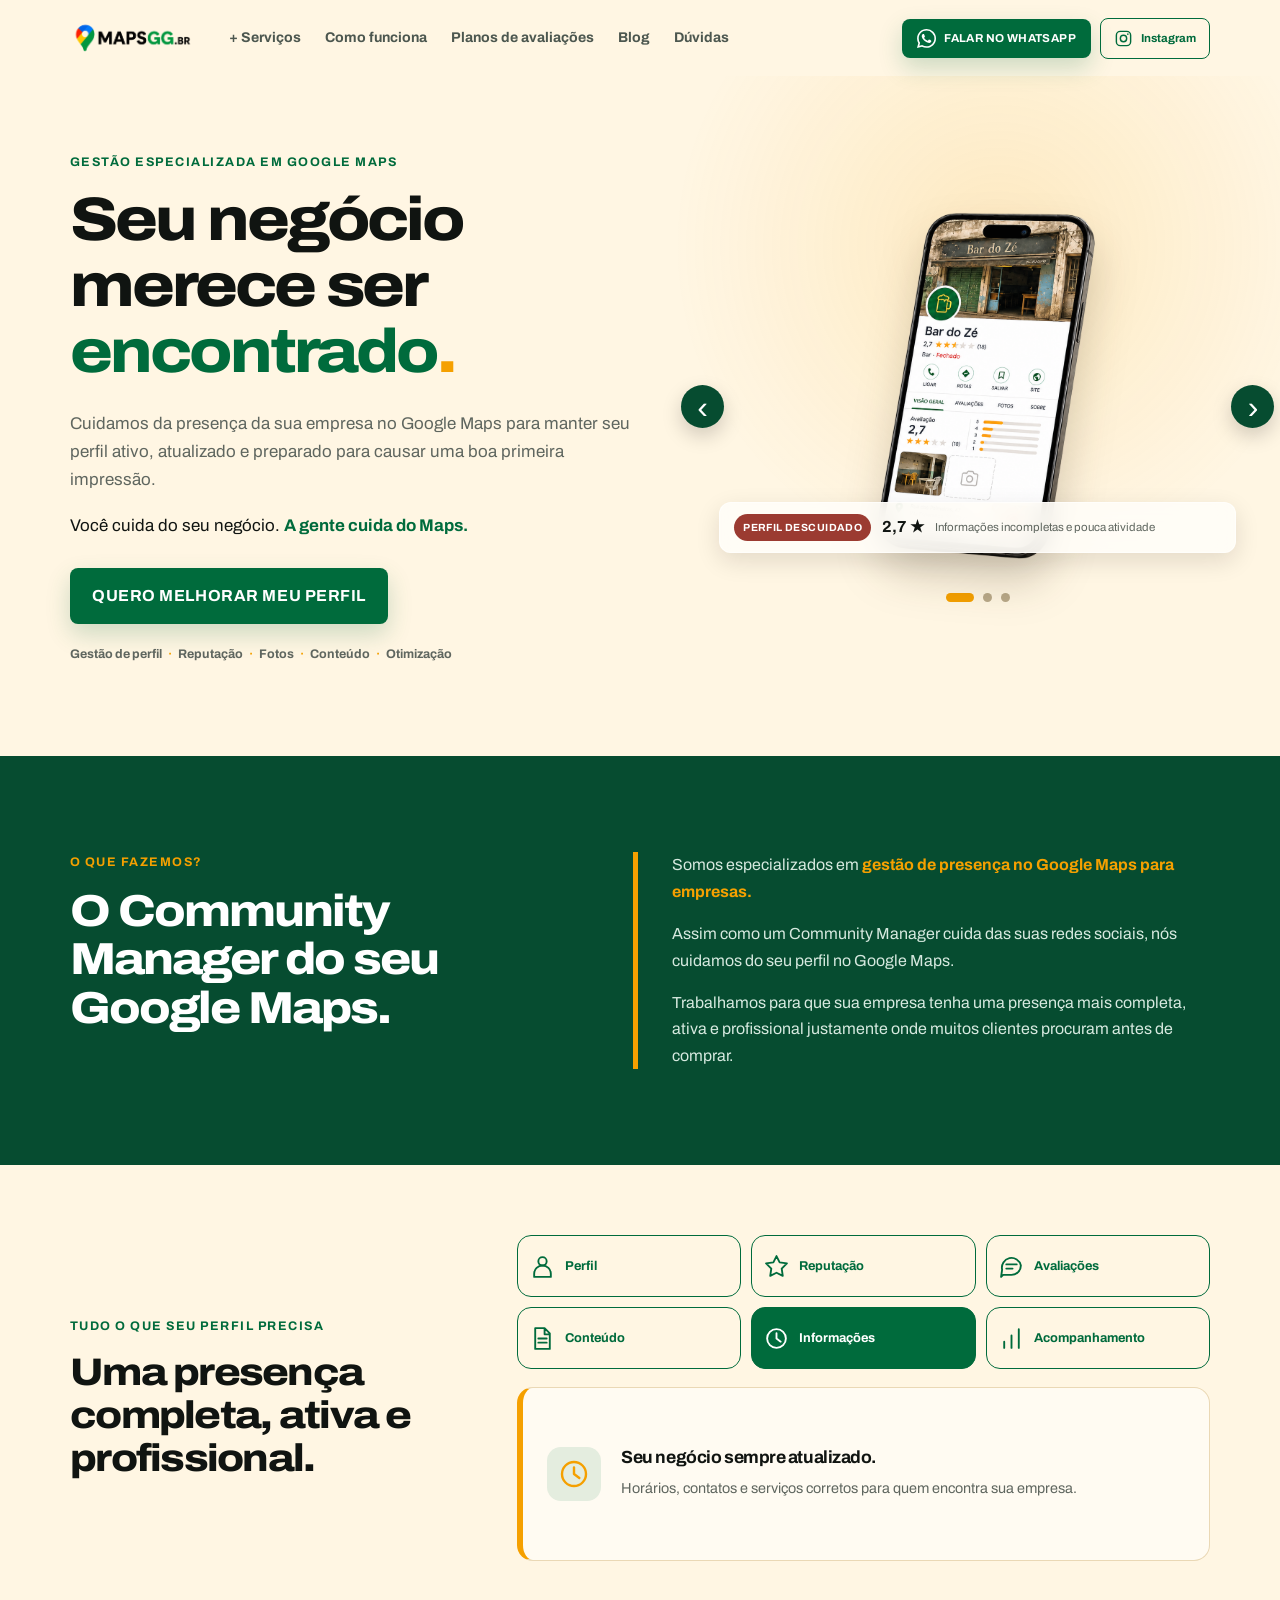
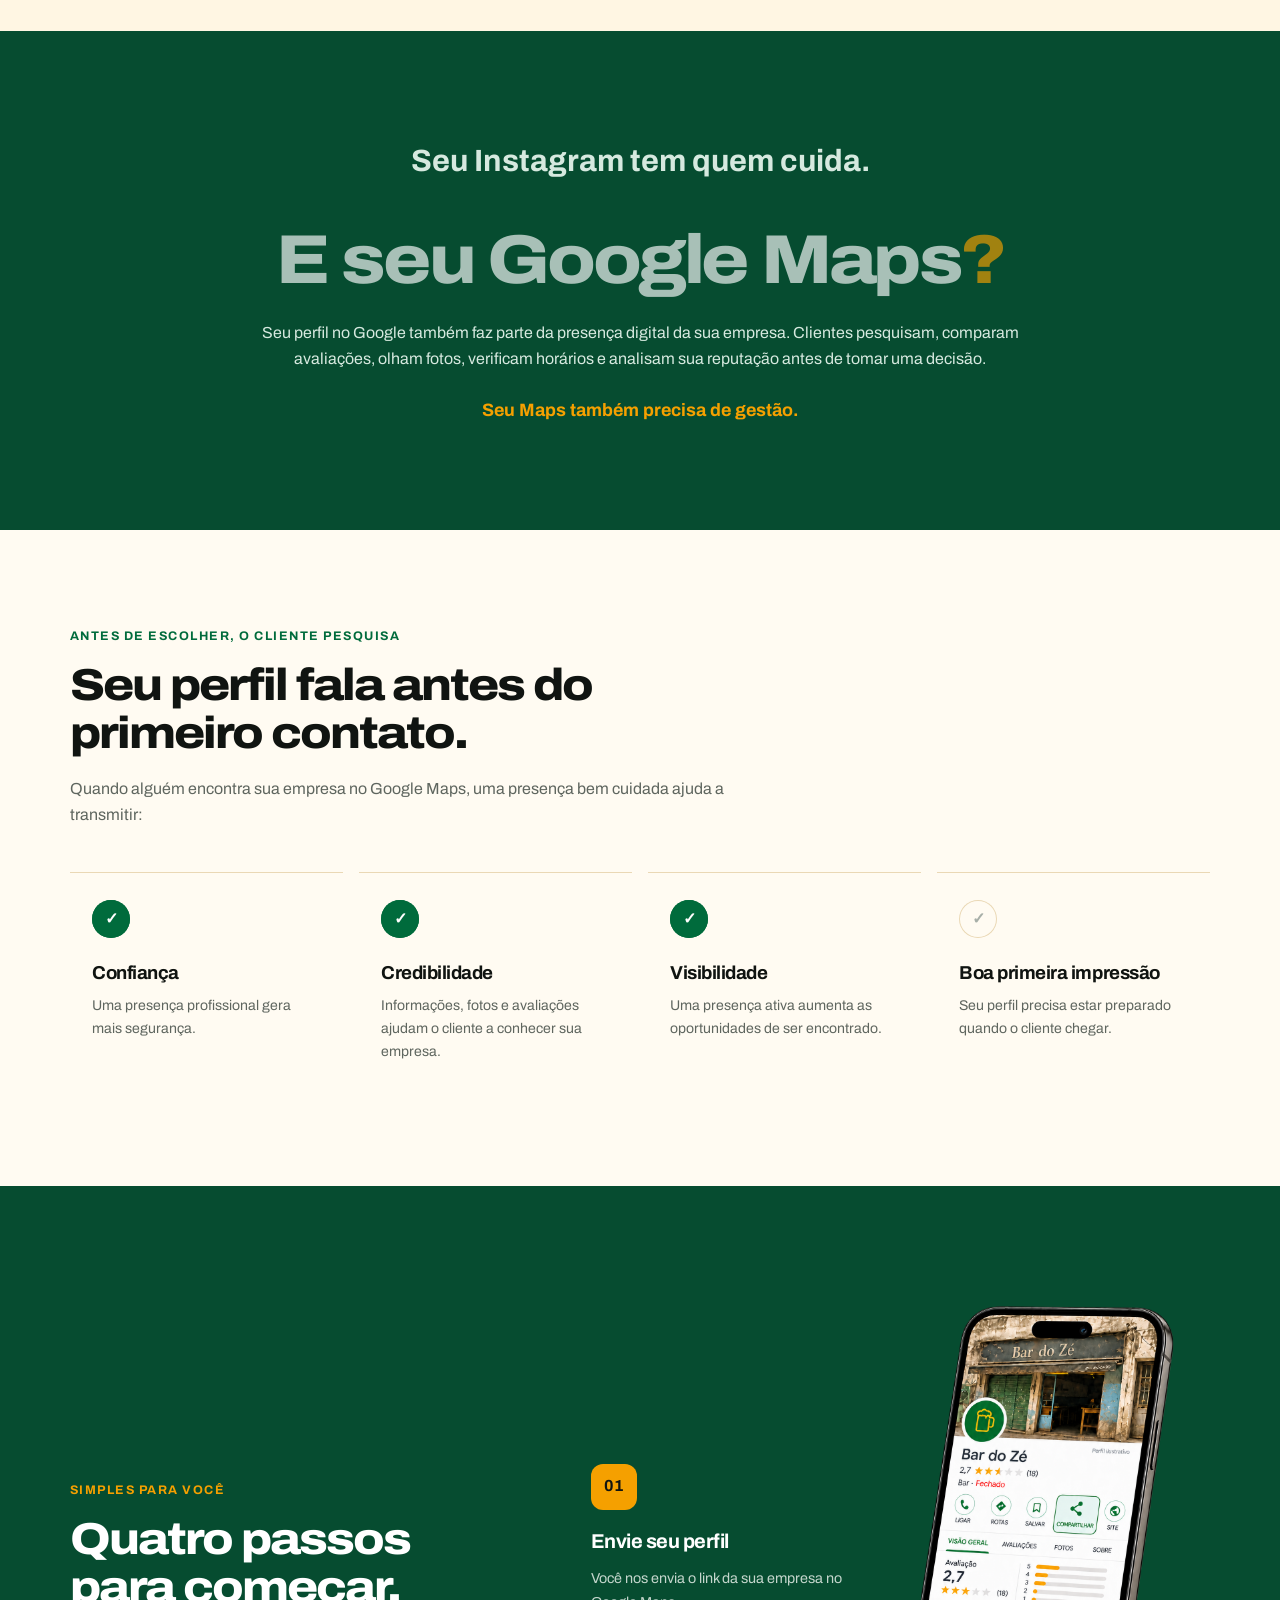
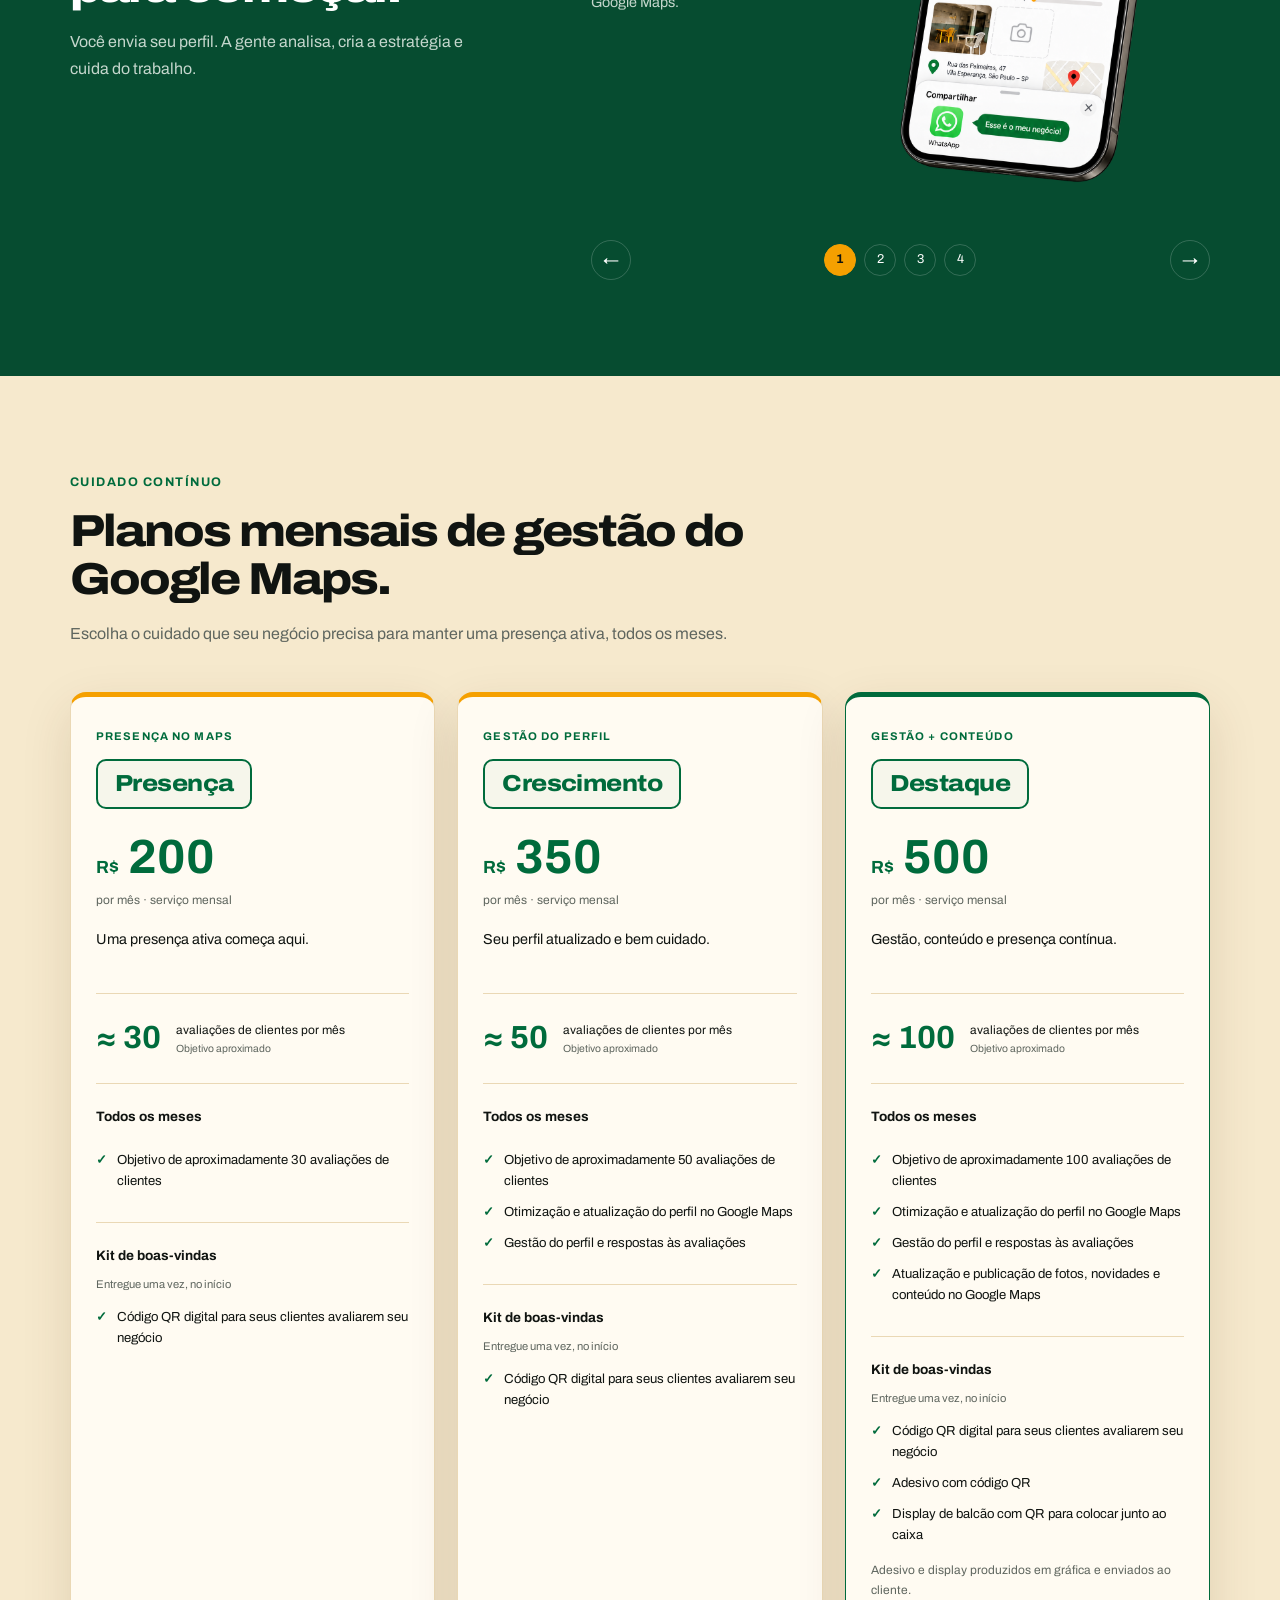
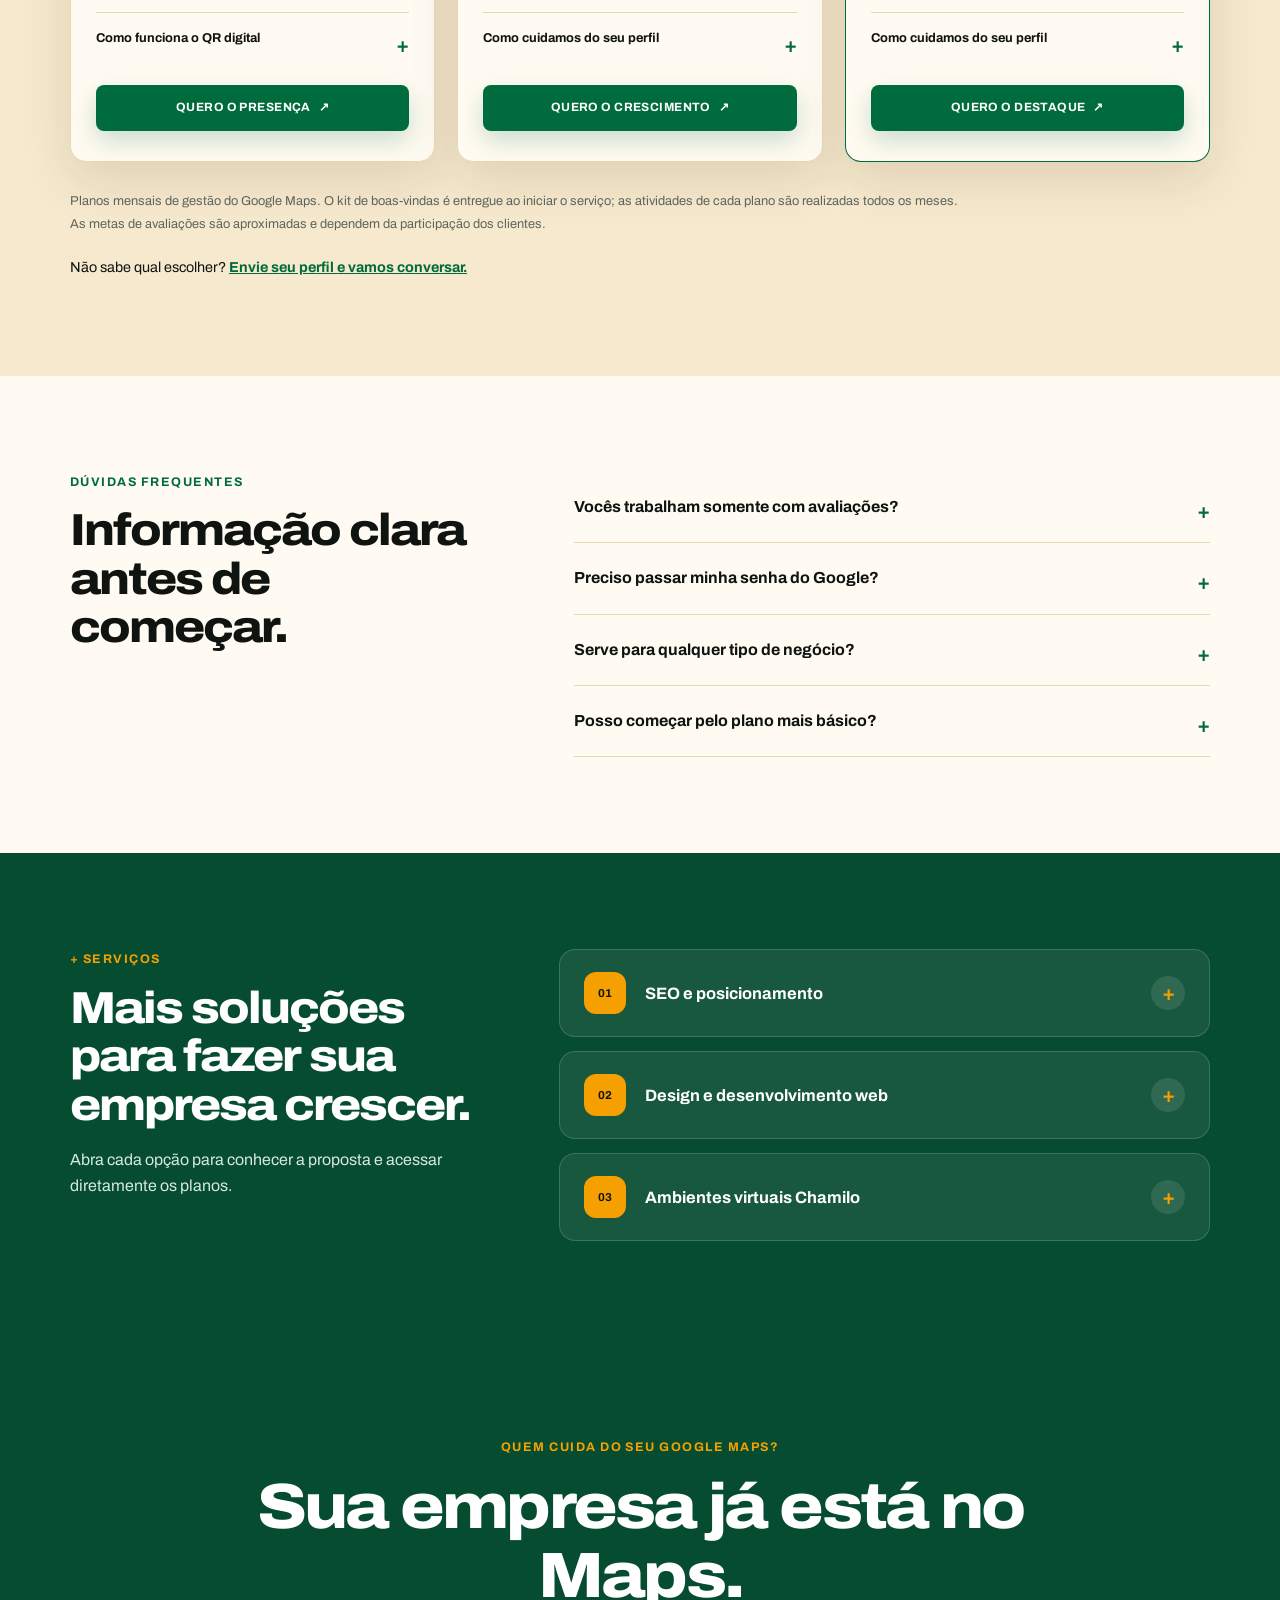
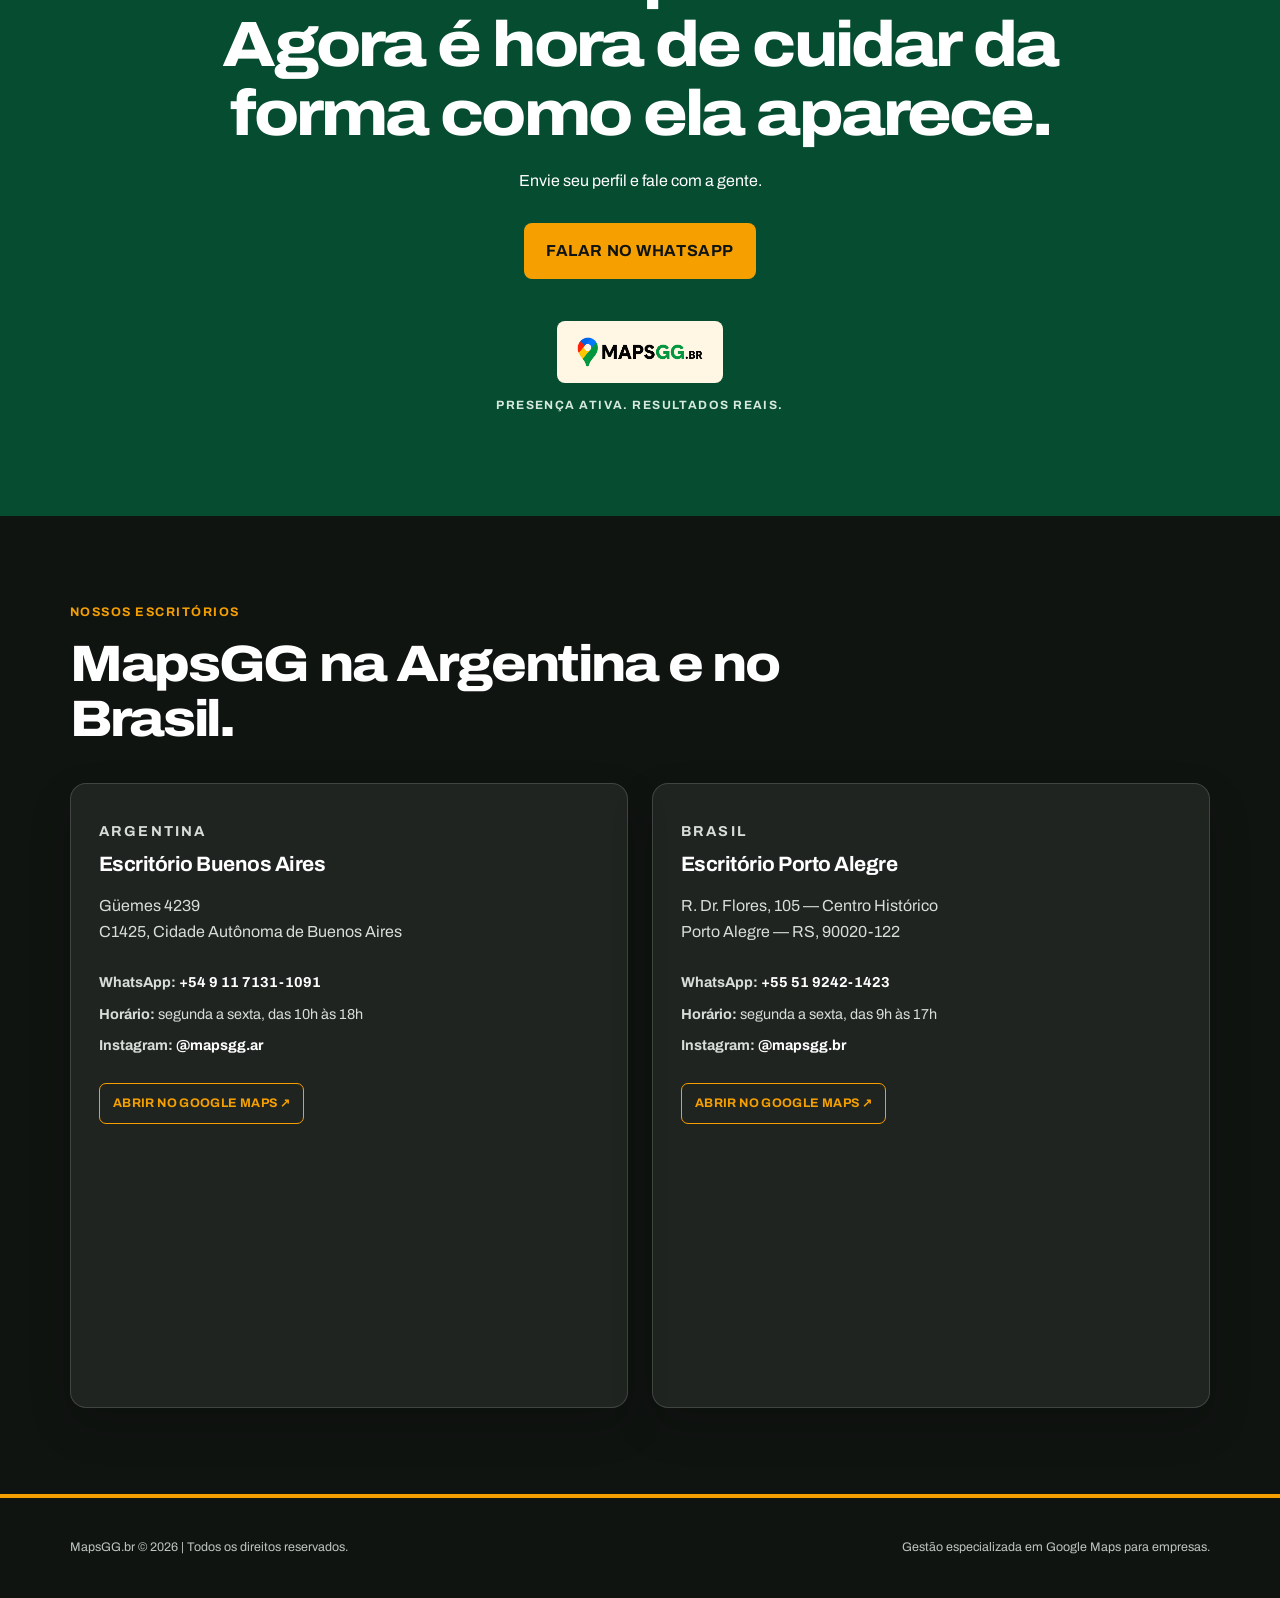
<file: index.html>
<!doctype html>
<html lang="pt-BR">
<head>
  <meta charset="UTF-8"><meta name="viewport" content="width=device-width, initial-scale=1.0">
  <meta name="description" content="Gestão especializada de presença no Google Maps para empresas: perfil, reputação, fotos, conteúdo e acompanhamento.">
  <title>MapsGG.br | Gestão de presença no Google Maps</title>
  <link rel="preconnect" href="https://fonts.googleapis.com"><link rel="preconnect" href="https://fonts.gstatic.com" crossorigin>
  <link rel="stylesheet" href="style.css">
  <link rel="stylesheet" href="planos-mensais.css">
  <style id="mapsgg-hover-interactions">
/* Interações sutis da navegação e dos planos */
.site-header .nav-moving-frame>a{transition:color .2s ease,transform .22s ease;transform-origin:center}
.site-header .nav-moving-frame>a.is-nav-target{transform:scale(1.055)}
#planos .confirmed-plan{transition:transform .25s ease,box-shadow .25s ease,border-color .25s ease;transform-origin:center;position:relative}
#planos .confirmed-plan h3{align-self:flex-start;display:inline-block;border:2px solid var(--green);border-radius:10px;padding:9px 17px;background:rgba(0,107,60,.035);line-height:1.2;transition:background .25s ease,box-shadow .25s ease}
#planos .confirmed-plan:focus-within{transform:translateY(-5px) scale(1.015);border-color:var(--green);box-shadow:0 22px 45px rgba(0,65,35,.16);z-index:2}
#planos .confirmed-plan:focus-within h3{background:rgba(0,107,60,.09);box-shadow:0 4px 12px rgba(0,65,35,.08)}
@media(hover:hover) and (pointer:fine){
#planos .confirmed-plan:hover{transform:translateY(-5px) scale(1.015);border-color:var(--green);box-shadow:0 22px 45px rgba(0,65,35,.16);z-index:2}
#planos .confirmed-plan:hover h3{background:rgba(0,107,60,.09);box-shadow:0 4px 12px rgba(0,65,35,.08)}
}
@media(max-width:760px){#planos .confirmed-plan:focus-within{transform:none}}
@media(prefers-reduced-motion:reduce){.site-header .nav-moving-frame>a,#planos .confirmed-plan,#planos .confirmed-plan h3{transition:none}.site-header .nav-moving-frame>a.is-nav-target,#planos .confirmed-plan:hover,#planos .confirmed-plan:focus-within{transform:none}}

</style>
<style id="process-slider-styles">
.process-slider{min-width:0;border:1px solid #ffffff30;border-radius:20px;background:#ffffff09;padding:24px;position:relative;touch-action:pan-y}
.process-slide{display:grid;grid-template-columns:1fr 1fr;gap:24px;align-items:center;min-height:260px;animation:step-in .3s ease}
.process-slide[hidden]{display:none}.process-number{display:inline-grid;place-items:center;width:46px;height:46px;border-radius:12px;background:var(--orange);color:var(--ink);font-weight:800;margin-bottom:18px}
.process-copy h3{font-size:1.25rem;line-height:1.3;margin:0 0 12px}.process-copy p{color:#c4d6cc;font-size:.9rem;line-height:1.7;margin:0}
.process-image-slot{aspect-ratio:4/5;border:1px dashed #ffffff40;border-radius:14px;background:#ffffff06;display:flex;flex-direction:column;align-items:center;justify-content:center;gap:12px;color:#c4d6cc;text-align:center;font-size:.75rem;padding:14px}.process-image-slot svg{width:48px;height:48px;opacity:.6}
.process-controls{display:flex;align-items:center;justify-content:space-between;gap:12px;margin-top:24px;padding-top:20px;border-top:1px solid #ffffff25}.process-controls button{border:1px solid #ffffff30;border-radius:50%;width:40px;height:40px;background:transparent;color:white;cursor:pointer;font:inherit;transition:background .2s,transform .2s}.process-controls button:hover{background:#ffffff20;transform:translateY(-2px)}.process-controls button:focus-visible{outline:2px solid var(--orange);outline-offset:4px}.process-dots{display:flex;gap:8px}.process-dots button{width:32px;height:32px;font-size:.8rem}.process-dots button[aria-current="true"]{background:var(--orange);color:var(--ink);border-color:var(--orange);font-weight:800}
.process-status{position:absolute;width:1px;height:1px;padding:0;overflow:hidden;clip-path:inset(50%)}
@keyframes step-in{from{opacity:0;transform:translateX(10px)}to{opacity:1;transform:none}}
@media(max-width:480px){.process-slider{padding:18px}.process-slide{grid-template-columns:1fr;gap:20px;min-height:350px}.process-image-slot{aspect-ratio:auto;min-height:140px}.process-copy h3{font-size:1.15rem}}
@media(prefers-reduced-motion:reduce){.process-slide{animation:none}.process-controls button{transition:none}.process-controls button:hover{transform:none}}
</style>
<style id="scroll-motion-styles">
/* Conteúdo permanece visível mesmo sem JavaScript. */
.hero h1 .motion-word,.motion-word{display:inline-block;color:inherit}
.motion-enter .motion-word{animation:heading-arrive .75s cubic-bezier(.2,.7,.2,1) both;animation-delay:var(--word-delay,0ms)}
@keyframes heading-arrive{from{opacity:.05;transform:translateY(.45em)}to{opacity:1;transform:translateY(0)}}
.statement-motion h2{--statement-progress:1;transform:translateY(calc((1 - var(--statement-progress))*24px)) scale(calc(.90 + var(--statement-progress)*.10));opacity:calc(.65 + var(--statement-progress)*.35);transform-origin:center;position:relative;padding-bottom:14px}
.statement-motion h2:after{content:"";position:absolute;height:4px;border-radius:4px;background:var(--orange);bottom:0;left:25%;width:50%;transform:scaleX(var(--statement-progress));transform-origin:center}
@media(max-width:620px){.statement-motion h2{transform:translateY(calc((1 - var(--statement-progress))*12px)) scale(calc(.96 + var(--statement-progress)*.04))}}
@media(prefers-reduced-motion:reduce){.motion-enter .motion-word{animation:none}.statement-motion h2{transform:none;opacity:1}.statement-motion h2:after{transform:none}}
</style>
<link rel="stylesheet" href="typography.css">
<style id="benefit-checks-styles">
.benefit-grid .check-pending>span{background:var(--cream);color:#a7afa8;box-shadow:inset 0 0 0 1px var(--line);transition:background .25s ease,color .25s ease,box-shadow .25s ease}
.benefit-grid .check-pending.check-active>span{background:var(--green);color:#fff;box-shadow:inset 0 0 0 1px var(--green);animation:check-pop .36s ease-out}
@keyframes check-pop{0%{transform:scale(.9)}55%{transform:scale(1.13)}100%{transform:scale(1)}}
@media(prefers-reduced-motion:reduce){.benefit-grid .check-pending>span{background:var(--green);color:#fff;box-shadow:none;transition:none}.benefit-grid .check-pending.check-active>span{animation:none}}
</style>
<link rel="stylesheet" href="header-social.css">
<link rel="stylesheet" href="navbar-frame.css">
<link rel="stylesheet" href="shared-header.css">
<style id="process-phone-styles">
.process-slide{grid-template-columns:minmax(0,.85fr) minmax(0,1.15fr)}
.process-phone{margin:0;min-width:0;width:100%;border-radius:14px;overflow:hidden;background:#101411}
.process-phone img{display:block;width:100%;height:auto;object-fit:contain;aspect-ratio:2/3}
@media(max-width:600px){.process-slide{grid-template-columns:1fr}.process-phone{max-width:300px;margin-inline:auto}.process-copy{min-height:165px}}
</style>
<style id="process-transparent-layout">
#como-funciona .process-grid{align-items:center}
#como-funciona .section-heading{margin-bottom:0}
#como-funciona .process-slider{border:0;border-radius:0;background:transparent;box-shadow:none;padding:0}
#como-funciona .process-phone{border:0;border-radius:0;background:transparent;overflow:visible}
#como-funciona .process-controls{border-top:0}
</style>
<style id="compact-services-styles">
#servicos{padding:70px 0}
.services-compact{display:grid;grid-template-columns:minmax(0,.9fr) minmax(0,1.55fr);gap:45px;align-items:center}
#servicos .section-heading{margin:0}#servicos h2{font-size:clamp(1.8rem,3vw,2.65rem);line-height:1.12}
.services-explorer{min-width:0}.service-tabs{display:grid;grid-template-columns:repeat(3,minmax(0,1fr));gap:10px}
.service-tabs button{display:flex;align-items:center;gap:10px;justify-content:flex-start;min-height:62px;padding:12px;border:1px solid var(--green);border-radius:14px;background:transparent;color:var(--green);font:inherit;font-size:.8rem;font-weight:700;cursor:pointer;transition:background .2s,color .2s,transform .2s;text-align:left}
.service-tabs svg{width:25px;height:25px;flex-shrink:0}.service-tabs button[aria-selected="true"]{background:var(--green);color:#fff}.service-tabs button:hover{transform:translateY(-2px);background:rgba(0,107,60,.08)}.service-tabs button[aria-selected="true"]:hover{background:var(--green-dark)}
.service-tabs button:focus-visible,.service-tab-panel:focus-visible{outline:2px solid var(--orange);outline-offset:4px}
.service-panels{margin-top:18px;display:grid}.service-tab-panel{grid-area:1/1;display:flex;gap:20px;align-items:center;min-height:174px;padding:24px;border:1px solid var(--line);border-left:6px solid var(--orange);border-radius:16px;background:var(--cream);animation:service-content-in .24s ease}
.service-tab-panel[hidden]{display:none}.service-panel-icon{width:54px;height:54px;display:grid;place-items:center;flex-shrink:0;background:#e4eddf;border-radius:14px;color:var(--orange)}.service-panel-icon svg{width:32px;height:32px}.service-tab-panel h3{font-size:1.1rem;margin:0 0 8px}.service-tab-panel p{font-size:.9rem;color:var(--muted);line-height:1.65;margin:0}
@keyframes service-content-in{from{opacity:.3;transform:translateY(6px)}to{opacity:1;transform:none}}
@media(max-width:920px){.services-compact{grid-template-columns:1fr;gap:28px}#servicos .section-heading{max-width:620px}}
@media(max-width:600px){#servicos{padding:50px 0}.service-tabs{grid-template-columns:repeat(2,minmax(0,1fr));gap:8px}.service-tabs button{font-size:.75rem;gap:8px;min-height:54px;padding:10px}.service-tabs svg{width:21px;height:21px}.service-tab-panel{padding:18px;gap:14px;min-height:205px}.service-panel-icon{width:42px;height:42px}.service-panel-icon svg{width:26px;height:26px}}
@media(prefers-reduced-motion:reduce){.service-tab-panel{animation:none}.service-tabs button{transition:none}.service-tabs button:hover{transform:none}}
</style>
</head>
<body>
  <header class="site-header"><div class="container header-inner">
    <a class="brand" href="index.html#inicio" aria-label="MapsGG.br — início"><img src="imagens/logo-mapsgg.png" alt="MapsGG.br"></a>
    <nav aria-label="Navegação principal"><a href="servicos.html">+ Serviços</a><a href="index.html#como-funciona">Como funciona</a><a href="index.html#planos">Planos de avaliações</a><a href="blog.html">Blog</a><a href="index.html#duvidas">Dúvidas</a></nav>
    <div class="header-social"><a class="button button-small header-whatsapp" aria-label="Falar no WhatsApp" href="https://wa.me/5551992421423?text=Ol%C3%A1%21%20Quero%20melhorar%20meu%20perfil%20no%20Google%20Maps" target="_blank" rel="noopener"><svg viewBox="0 0 24 24" fill="currentColor" aria-hidden="true" focusable="false"><path d="M20.52 3.48A11.87 11.87 0 0 0 12.04 0C5.46 0 .1 5.35.1 11.94c0 2.1.55 4.15 1.59 5.96L0 24l6.25-1.64a11.93 11.93 0 0 0 5.78 1.47h.01C18.62 23.83 24 18.48 24 11.9c0-3.18-1.24-6.17-3.48-8.42ZM12.04 21.8a9.9 9.9 0 0 1-5.05-1.38l-.36-.21-3.71.97.99-3.61-.23-.37a9.9 9.9 0 0 1-1.52-5.26c0-5.47 4.45-9.92 9.93-9.92a9.86 9.86 0 0 1 7.02 2.91 9.86 9.86 0 0 1 2.9 7.02c0 5.47-4.45 9.85-9.97 9.85Zm5.44-7.43c-.3-.15-1.76-.87-2.03-.97-.27-.1-.47-.15-.67.15-.2.3-.77.97-.94 1.17-.17.2-.35.22-.65.07-.3-.15-1.26-.46-2.4-1.48-.89-.79-1.49-1.77-1.66-2.07-.17-.3-.02-.46.13-.61.13-.13.3-.35.45-.52.15-.18.2-.3.3-.5.1-.2.05-.38-.02-.53-.08-.15-.67-1.61-.92-2.2-.24-.58-.49-.5-.67-.51h-.57c-.2 0-.52.08-.8.38-.27.3-1.04 1.02-1.04 2.48 0 1.46 1.07 2.88 1.22 3.07.15.2 2.1 3.21 5.09 4.5.71.3 1.26.49 1.69.63.71.22 1.35.19 1.86.12.57-.09 1.76-.72 2.01-1.42.25-.69.25-1.29.18-1.41-.08-.13-.28-.2-.58-.35Z"/></svg><span>Falar no WhatsApp</span></a><a class="header-instagram" href="https://www.instagram.com/mapsgg.br/" target="_blank" rel="noopener" aria-label="Instagram da MapsGG Brasil"><svg viewBox="0 0 24 24" fill="none" stroke="currentColor" stroke-width="1.8" aria-hidden="true" focusable="false"><rect x="3" y="3" width="18" height="18" rx="5"/><circle cx="12" cy="12" r="4"/><circle cx="17.5" cy="6.5" r="1" fill="currentColor" stroke="none"/></svg><span>Instagram</span></a></div>
  </div></header>

  <main>
    <section class="hero" id="inicio"><div class="container hero-grid">
      <div class="hero-copy"><p class="eyebrow">Gestão especializada em Google Maps</p><h1>Seu negócio merece ser <em>encontrado<span>.</span></em></h1>
        <p class="hero-text">Cuidamos da presença da sua empresa no Google Maps para manter seu perfil ativo, atualizado e preparado para causar uma boa primeira impressão.</p>
        <p class="hero-claim">Você cuida do seu negócio. <strong>A gente cuida do Maps.</strong></p>
        <a class="button" href="https://wa.me/5551992421423?text=Ol%C3%A1%21%20Quero%20melhorar%20meu%20perfil" target="_blank" rel="noopener">Quero melhorar meu perfil</a>
        <p class="hero-tags">Gestão de perfil <i>·</i> Reputação <i>·</i> Fotos <i>·</i> Conteúdo <i>·</i> Otimização</p>
      </div>
      <div class="hero-slider" aria-roledescription="carrossel" aria-label="Exemplos de reputação no Google Maps">
        <div class="slides">
          <figure class="slide active"><img src="imagens/perfil-baixa-reputacao.png" alt="Perfil descuidado com reputação baixa"><figcaption><span class="status status-low">Perfil descuidado</span><strong>2,7 ★</strong><small>Informações incompletas e pouca atividade</small></figcaption></figure>
          <figure class="slide"><img src="imagens/perfil-em-crescimento.png" alt="Perfil em crescimento com boa reputação"><figcaption><span class="status status-mid">Em crescimento</span><strong>4,1 ★</strong><small>Mais conteúdo, informações e avaliações</small></figcaption></figure>
          <figure class="slide"><img src="imagens/perfil-alta-reputacao.png" alt="Perfil ativo com excelente reputação"><figcaption><span class="status status-high">Perfil ativo</span><strong>4,9 ★</strong><small>Presença profissional e reputação forte</small></figcaption></figure>
        </div>
        <button class="slider-arrow prev" type="button" aria-label="Exemplo anterior">‹</button><button class="slider-arrow next" type="button" aria-label="Próximo exemplo">›</button>
        <div class="slider-dots" role="tablist" aria-label="Escolher exemplo"><button class="dot active" type="button" aria-label="Mostrar perfil descuidado"></button><button class="dot" type="button" aria-label="Mostrar perfil em crescimento"></button><button class="dot" type="button" aria-label="Mostrar perfil ativo"></button></div>
      </div>
    </div></section>

    <section class="section intro" id="sobre"><div class="container intro-grid">
      <div><p class="eyebrow">O que fazemos?</p><h2>O Community Manager do seu Google Maps.</h2></div>
      <div class="intro-copy"><p>Somos especializados em <strong>gestão de presença no Google Maps para empresas.</strong></p><p>Assim como um Community Manager cuida das suas redes sociais, nós cuidamos do seu perfil no Google Maps.</p><p>Trabalhamos para que sua empresa tenha uma presença mais completa, ativa e profissional justamente onde muitos clientes procuram antes de comprar.</p></div>
    </div></section>

    

    <section class="section services" id="servicos"><div class="container services-compact"><div class="section-heading"><p class="eyebrow">Tudo o que seu perfil precisa</p><h2>Uma presença completa, ativa e profissional.</h2></div><div class="services-explorer"><div class="service-tabs" role="tablist" aria-label="Serviços para seu perfil"><button type="button" role="tab" id="service-tab-0" aria-controls="service-panel-0" aria-selected="false" tabindex="-1"><svg viewBox="0 0 24 24" fill="none" stroke="currentColor" stroke-width="1.8" stroke-linecap="round" stroke-linejoin="round" aria-hidden="true"><circle cx="12" cy="7" r="4"/><path d="M4 22v-3a8 8 0 0 1 16 0v3Z"/></svg><span>Perfil</span></button><button type="button" role="tab" id="service-tab-1" aria-controls="service-panel-1" aria-selected="false" tabindex="-1"><svg viewBox="0 0 24 24" fill="none" stroke="currentColor" stroke-width="1.8" stroke-linecap="round" stroke-linejoin="round" aria-hidden="true"><path d="m12 2 3 6 7 1-5 5 1 7-6-3-6 3 1-7-5-5 7-1Z"/></svg><span>Reputação</span></button><button type="button" role="tab" id="service-tab-2" aria-controls="service-panel-2" aria-selected="false" tabindex="-1"><svg viewBox="0 0 24 24" fill="none" stroke="currentColor" stroke-width="1.8" stroke-linecap="round" stroke-linejoin="round" aria-hidden="true"><path d="M21 11a9 9 0 0 1-9 9H4l-2 2 1-7a9 9 0 1 1 18-4Z"/><path d="M7 10h10M7 14h6"/></svg><span>Avaliações</span></button><button type="button" role="tab" id="service-tab-3" aria-controls="service-panel-3" aria-selected="false" tabindex="-1"><svg viewBox="0 0 24 24" fill="none" stroke="currentColor" stroke-width="1.8" stroke-linecap="round" stroke-linejoin="round" aria-hidden="true"><path d="M5 2h9l5 5v15H5Z M14 2v6h5M8 12h8M8 16h8"/></svg><span>Conteúdo</span></button><button type="button" role="tab" id="service-tab-4" aria-controls="service-panel-4" aria-selected="true" tabindex="0"><svg viewBox="0 0 24 24" fill="none" stroke="currentColor" stroke-width="1.8" stroke-linecap="round" stroke-linejoin="round" aria-hidden="true"><circle cx="12" cy="12" r="9"/><path d="M12 7v5l4 3"/></svg><span>Informações</span></button><button type="button" role="tab" id="service-tab-5" aria-controls="service-panel-5" aria-selected="false" tabindex="-1"><svg viewBox="0 0 24 24" fill="none" stroke="currentColor" stroke-width="1.8" stroke-linecap="round" stroke-linejoin="round" aria-hidden="true"><path d="M5 21v-6M12 21V9M19 21V3"/></svg><span>Acompanhamento</span></button></div><div class="service-panels"><div class="service-tab-panel" role="tabpanel" id="service-panel-0" aria-labelledby="service-tab-0" tabindex="0" hidden><span class="service-panel-icon"><svg viewBox="0 0 24 24" fill="none" stroke="currentColor" stroke-width="1.8" stroke-linecap="round" stroke-linejoin="round" aria-hidden="true"><circle cx="12" cy="7" r="4"/><path d="M4 22v-3a8 8 0 0 1 16 0v3Z"/></svg></span><div><h3>Otimização do perfil</h3><p>Organizamos e melhoramos as principais informações da sua empresa.</p></div></div><div class="service-tab-panel" role="tabpanel" id="service-panel-1" aria-labelledby="service-tab-1" tabindex="0" hidden><span class="service-panel-icon"><svg viewBox="0 0 24 24" fill="none" stroke="currentColor" stroke-width="1.8" stroke-linecap="round" stroke-linejoin="round" aria-hidden="true"><path d="m12 2 3 6 7 1-5 5 1 7-6-3-6 3 1-7-5-5 7-1Z"/></svg></span><div><h3>Gestão de reputação</h3><p>Acompanhamos a presença e a percepção da sua empresa no Google.</p></div></div><div class="service-tab-panel" role="tabpanel" id="service-panel-2" aria-labelledby="service-tab-2" tabindex="0" hidden><span class="service-panel-icon"><svg viewBox="0 0 24 24" fill="none" stroke="currentColor" stroke-width="1.8" stroke-linecap="round" stroke-linejoin="round" aria-hidden="true"><path d="M21 11a9 9 0 0 1-9 9H4l-2 2 1-7a9 9 0 1 1 18-4Z"/><path d="M7 10h10M7 14h6"/></svg></span><div><h3>Avaliações de quem conhece seu negócio</h3><p>Estratégias para incentivar e manter um fluxo constante de avaliações legítimas de clientes.</p></div></div><div class="service-tab-panel" role="tabpanel" id="service-panel-3" aria-labelledby="service-tab-3" tabindex="0" hidden><span class="service-panel-icon"><svg viewBox="0 0 24 24" fill="none" stroke="currentColor" stroke-width="1.8" stroke-linecap="round" stroke-linejoin="round" aria-hidden="true"><path d="M5 2h9l5 5v15H5Z M14 2v6h5M8 12h8M8 16h8"/></svg></span><div><h3>Fotos e conteúdo</h3><p>Mantemos o perfil visualmente atualizado e relevante.</p></div></div><div class="service-tab-panel" role="tabpanel" id="service-panel-4" aria-labelledby="service-tab-4" tabindex="0"><span class="service-panel-icon"><svg viewBox="0 0 24 24" fill="none" stroke="currentColor" stroke-width="1.8" stroke-linecap="round" stroke-linejoin="round" aria-hidden="true"><circle cx="12" cy="12" r="9"/><path d="M12 7v5l4 3"/></svg></span><div><h3>Seu negócio sempre atualizado.</h3><p>Horários, contatos e serviços corretos para quem encontra sua empresa.</p></div></div><div class="service-tab-panel" role="tabpanel" id="service-panel-5" aria-labelledby="service-tab-5" tabindex="0" hidden><span class="service-panel-icon"><svg viewBox="0 0 24 24" fill="none" stroke="currentColor" stroke-width="1.8" stroke-linecap="round" stroke-linejoin="round" aria-hidden="true"><path d="M5 21v-6M12 21V9M19 21V3"/></svg></span><div><h3>Acompanhamento contínuo</h3><p>Analisamos o perfil continuamente para identificar novas oportunidades de melhoria.</p></div></div></div></div></div></section>

    <section class="brand-statement"><div class="container statement-inner"><p class="statement-top">Seu Instagram tem quem cuida.</p><h2>E seu Google Maps<span>?</span></h2><p>Seu perfil no Google também faz parte da presença digital da sua empresa. Clientes pesquisam, comparam avaliações, olham fotos, verificam horários e analisam sua reputação antes de tomar uma decisão.</p><strong>Seu Maps também precisa de gestão.</strong></div></section>

    <section class="section importance"><div class="container">
      <div class="section-heading"><p class="eyebrow">Antes de escolher, o cliente pesquisa</p><h2>Seu perfil fala antes do primeiro contato.</h2><p>Quando alguém encontra sua empresa no Google Maps, uma presença bem cuidada ajuda a transmitir:</p></div>
      <div class="benefit-grid"><article><span>✓</span><h3>Confiança</h3><p>Uma presença profissional gera mais segurança.</p></article><article><span>✓</span><h3>Credibilidade</h3><p>Informações, fotos e avaliações ajudam o cliente a conhecer sua empresa.</p></article><article><span>✓</span><h3>Visibilidade</h3><p>Uma presença ativa aumenta as oportunidades de ser encontrado.</p></article><article><span>✓</span><h3>Boa primeira impressão</h3><p>Seu perfil precisa estar preparado quando o cliente chegar.</p></article></div>
    </div></section>

    <section class="section process" id="como-funciona"><div class="container process-grid">
      <div class="section-heading light"><p class="eyebrow">Simples para você</p><h2>Quatro passos para começar.</h2><p>Você envia seu perfil. A gente analisa, cria a estratégia e cuida do trabalho.</p></div>
      <div class="process-slider" role="region" aria-roledescription="carrossel" aria-label="Quatro passos para começar"><div class="process-slides"><article class="process-slide" role="group" aria-roledescription="slide" aria-label="1 de 4"><div class="process-copy"><span class="process-number">01</span><h3>Envie seu perfil</h3><p>Você nos envia o link da sua empresa no Google Maps.</p></div><figure class="process-phone"><img src="imagens/passo-1-transparente.png" alt="Celular com perfil ilustrativo do Bar do Zé e opção de compartilhar pelo WhatsApp" width="1024" height="1536" loading="lazy" decoding="async" draggable="false"></figure></article><article class="process-slide" role="group" aria-roledescription="slide" aria-label="2 de 4" hidden><div class="process-copy"><span class="process-number">02</span><h3>Analisamos</h3><p>Verificamos como o perfil está apresentado atualmente.</p></div><figure class="process-phone"><img src="imagens/passo-2-transparente.png" alt="Análise do perfil: informações incompletas, poucas fotos e avaliações sem resposta" width="1024" height="1536" loading="lazy" decoding="async" draggable="false"></figure></article><article class="process-slide" role="group" aria-roledescription="slide" aria-label="3 de 4" hidden><div class="process-copy"><span class="process-number">03</span><h3>Criamos uma estratégia</h3><p>Identificamos os principais pontos que podem ser trabalhados.</p></div><figure class="process-phone"><img src="imagens/passo-3-transparente.png" alt="Plano de ação: atualizar informações, organizar fotos, responder avaliações e preparar QR" width="1024" height="1536" loading="lazy" decoding="async" draggable="false"></figure></article><article class="process-slide" role="group" aria-roledescription="slide" aria-label="4 de 4" hidden><div class="process-copy"><span class="process-number">04</span><h3>Cuidamos do seu Maps</h3><p>Começamos a gestão e o acompanhamento do perfil.</p></div><figure class="process-phone"><img src="imagens/passo-4-transparente.png" alt="Perfil ilustrativo atualizado com fotos, horários, publicação e resposta a uma avaliação" width="1024" height="1536" loading="lazy" decoding="async" draggable="false"></figure></article></div><div class="process-controls"><button type="button" data-direction="-1" aria-label="Passo anterior">←</button><div class="process-dots"><button type="button" data-step="0" aria-label="Ver passo 1" aria-current="true">1</button><button type="button" data-step="1" aria-label="Ver passo 2" aria-current="false">2</button><button type="button" data-step="2" aria-label="Ver passo 3" aria-current="false">3</button><button type="button" data-step="3" aria-label="Ver passo 4" aria-current="false">4</button></div><button type="button" data-direction="1" aria-label="Próximo passo">→</button></div><span class="process-status" aria-live="polite" aria-atomic="true">Passo 1 de 4</span></div>
    </div></section>

    <section class="section pricing" id="planos"><div class="container"><div class="section-heading"><p class="eyebrow">Cuidado contínuo</p><h2>Planos mensais de gestão do Google Maps.</h2><p>Escolha o cuidado que seu negócio precisa para manter uma presença ativa, todos os meses.</p></div><div class="plans-grid"><article class="plan confirmed-plan "><div class="plan-kicker">Presença no Maps</div><h3>Presença</h3><div class="plan-price"><small>R$</small> 200</div><div class="monthly">por mês · serviço mensal</div><p class="plan-description">Uma presença ativa começa aqui.</p><div class="reviews-goal"><strong>≈ 30</strong><span>avaliações de clientes por mês<br><small>Objetivo aproximado</small></span></div><h4>Todos os meses</h4><ul class="plan-includes"><li>Objetivo de aproximadamente 30 avaliações de clientes</li></ul><div class="welcome-kit"><h4>Kit de boas-vindas</h4><span class="kit-once">Entregue uma vez, no início</span><ul class="plan-includes"><li>Código QR digital para seus clientes avaliarem seu negócio</li></ul></div><details><summary>Como funciona o QR digital</summary><p>Seu cliente escaneia o código e acessa a página para deixar uma avaliação no Google.</p></details><a class="plan-action button" href="https://wa.me/5551992421423?text=Ol%C3%A1%21%20Quero%20conhecer%20o%20plano%20mensal%20Presen%C3%A7a%2C%20de%20R%24200/m%C3%AAs%2C%20para%20minha%20empresa." target="_blank" rel="noopener">Quero o Presença <span aria-hidden="true">↗</span></a></article><article class="plan confirmed-plan "><div class="plan-kicker">Gestão do perfil</div><h3>Crescimento</h3><div class="plan-price"><small>R$</small> 350</div><div class="monthly">por mês · serviço mensal</div><p class="plan-description">Seu perfil atualizado e bem cuidado.</p><div class="reviews-goal"><strong>≈ 50</strong><span>avaliações de clientes por mês<br><small>Objetivo aproximado</small></span></div><h4>Todos os meses</h4><ul class="plan-includes"><li>Objetivo de aproximadamente 50 avaliações de clientes</li><li>Otimização e atualização do perfil no Google Maps</li><li>Gestão do perfil e respostas às avaliações</li></ul><div class="welcome-kit"><h4>Kit de boas-vindas</h4><span class="kit-once">Entregue uma vez, no início</span><ul class="plan-includes"><li>Código QR digital para seus clientes avaliarem seu negócio</li></ul></div><details><summary>Como cuidamos do seu perfil</summary><p>Administramos as informações do negócio, atualizamos horários, contatos e serviços, respondemos às avaliações e realizamos os ajustes necessários no perfil.</p></details><a class="plan-action button" href="https://wa.me/5551992421423?text=Ol%C3%A1%21%20Quero%20conhecer%20o%20plano%20mensal%20Crescimento%2C%20de%20R%24350/m%C3%AAs%2C%20para%20minha%20empresa." target="_blank" rel="noopener">Quero o Crescimento <span aria-hidden="true">↗</span></a></article><article class="plan confirmed-plan featured"><div class="plan-kicker">Gestão + conteúdo</div><h3>Destaque</h3><div class="plan-price"><small>R$</small> 500</div><div class="monthly">por mês · serviço mensal</div><p class="plan-description">Gestão, conteúdo e presença contínua.</p><div class="reviews-goal"><strong>≈ 100</strong><span>avaliações de clientes por mês<br><small>Objetivo aproximado</small></span></div><h4>Todos os meses</h4><ul class="plan-includes"><li>Objetivo de aproximadamente 100 avaliações de clientes</li><li>Otimização e atualização do perfil no Google Maps</li><li>Gestão do perfil e respostas às avaliações</li><li>Atualização e publicação de fotos, novidades e conteúdo no Google Maps</li></ul><div class="welcome-kit"><h4>Kit de boas-vindas</h4><span class="kit-once">Entregue uma vez, no início</span><ul class="plan-includes"><li>Código QR digital para seus clientes avaliarem seu negócio</li><li>Adesivo com código QR</li><li>Display de balcão com QR para colocar junto ao caixa</li></ul><p class="kit-shipping">Adesivo e display produzidos em gráfica e enviados ao cliente.</p></div><details><summary>Como cuidamos do seu perfil</summary><p>Administramos as informações do negócio, atualizamos horários, contatos e serviços, respondemos às avaliações e realizamos os ajustes necessários no perfil.</p><p>Também atualizamos e publicamos fotos, novidades e conteúdo para manter a presença do negócio ativa.</p></details><a class="plan-action button" href="https://wa.me/5551992421423?text=Ol%C3%A1%21%20Quero%20conhecer%20o%20plano%20mensal%20Destaque%2C%20de%20R%24500/m%C3%AAs%2C%20para%20minha%20empresa." target="_blank" rel="noopener">Quero o Destaque <span aria-hidden="true">↗</span></a></article></div><p class="monthly-explainer">Planos mensais de gestão do Google Maps. O kit de boas-vindas é entregue ao iniciar o serviço; as atividades de cada plano são realizadas todos os meses. As metas de avaliações são aproximadas e dependem da participação dos clientes.</p><p class="plans-help">Não sabe qual escolher? <a href="https://wa.me/5551992421423?text=Ol%C3%A1%21%20Preciso%20de%20ajuda%20para%20escolher%20um%20plano">Envie seu perfil e vamos conversar.</a></p></div></section>




    <section class="section faq" id="duvidas"><div class="container faq-grid"><div class="section-heading"><p class="eyebrow">Dúvidas frequentes</p><h2>Informação clara antes de começar.</h2></div><div class="faq-list">
      <details><summary>Vocês trabalham somente com avaliações?</summary><p>Não. Nosso trabalho envolve a presença da empresa como um todo: perfil, informações, conteúdo, fotos, reputação e acompanhamento.</p></details>
      <details><summary>Preciso passar minha senha do Google?</summary><p>Depende dos serviços contratados. Explicamos previamente qualquer acesso necessário para a gestão.</p></details>
      <details><summary>Serve para qualquer tipo de negócio?</summary><p>O serviço é indicado principalmente para empresas locais que utilizam o Google Maps para serem encontradas por clientes.</p></details>
      <details><summary>Posso começar pelo plano mais básico?</summary><p>Sim. Podemos analisar seu perfil e indicar uma opção de acordo com a situação atual da empresa.</p></details>
    </div></div></section>

    <section class="section more-services" id="mais-servicos"><div class="container more-services-grid"><div class="section-heading"><p class="eyebrow">+ Serviços</p><h2>Mais soluções para fazer sua empresa crescer.</h2><p>Abra cada opção para conhecer a proposta e acessar diretamente os planos.</p></div><div class="service-accordion">
      <details><summary><span>01</span><strong>SEO e posicionamento</strong></summary><div><p>Gestão mensal de SEO Local, SEO Web ou uma estratégia combinada para melhorar sua presença no Google.</p><a class="button accordion-button" href="servicos.html#seo">Ver planos de SEO</a></div></details>
      <details><summary><span>02</span><strong>Design e desenvolvimento web</strong></summary><div><p>Landing pages e sites profissionais rápidos, responsivos e preparados para gerar contatos e vendas.</p><a class="button accordion-button" href="servicos.html#desenvolvimento-web">Ver planos de sites</a></div></details>
      <details><summary><span>03</span><strong>Ambientes virtuais Chamilo</strong></summary><div><p>Criação do ambiente, produção de cursos e gestão contínua da sua plataforma educacional.</p><a class="button accordion-button" href="servicos.html#campus-virtuais">Ver planos Chamilo</a></div></details>
    </div></div></section>

    <section class="final-cta"><div class="container final-cta-inner"><p class="eyebrow">Quem cuida do seu Google Maps?</p><h2>Sua empresa já está no Maps.<br>Agora é hora de cuidar da forma como ela aparece.</h2><p>Envie seu perfil e fale com a gente.</p><a class="button button-yellow" href="https://wa.me/5551992421423?text=Ol%C3%A1%21%20Quero%20enviar%20meu%20perfil%20para%20uma%20an%C3%A1lise" target="_blank" rel="noopener">Falar no WhatsApp</a><img src="imagens/logo-mapsgg.png" alt="MapsGG.br"><strong>Presença ativa. Resultados reais.</strong></div></section>
  </main>

  <section class="locations" aria-labelledby="locations-title"><div class="container">
    <div class="locations-heading"><p class="eyebrow">Nossos escritórios</p><h2 id="locations-title">MapsGG na Argentina e no Brasil.</h2></div>
    <div class="locations-grid">
      <article class="location-card"><div class="location-info"><p class="location-country">Argentina</p><h3>Escritório Buenos Aires</h3><address>Güemes 4239<br>C1425, Cidade Autônoma de Buenos Aires</address><p><strong>WhatsApp:</strong> <a href="https://wa.me/5491171311091" target="_blank" rel="noopener">+54 9 11 7131-1091</a></p><p><strong>Horário:</strong> segunda a sexta, das 10h às 18h</p><p><strong>Instagram:</strong> <a href="https://www.instagram.com/mapsgg.ar/" target="_blank" rel="noopener">@mapsgg.ar</a></p><a class="location-link" href="https://maps.app.goo.gl/nHWvbQ3vC6qghQZL6" target="_blank" rel="noopener">Abrir no Google Maps ↗</a></div><iframe title="Mapa do escritório da MapsGG em Buenos Aires" src="https://www.google.com/maps?q=G%C3%BCemes%204239%2C%20C1425%2C%20Ciudad%20Aut%C3%B3noma%20de%20Buenos%20Aires%2C%20Argentina&output=embed" loading="lazy" referrerpolicy="no-referrer-when-downgrade"></iframe></article>
      <article class="location-card"><div class="location-info"><p class="location-country">Brasil</p><h3>Escritório Porto Alegre</h3><address>R. Dr. Flores, 105 — Centro Histórico<br>Porto Alegre — RS, 90020-122</address><p><strong>WhatsApp:</strong> <a href="https://wa.me/5551992421423" target="_blank" rel="noopener">+55 51 9242-1423</a></p><p><strong>Horário:</strong> segunda a sexta, das 9h às 17h</p><p><strong>Instagram:</strong> <a href="https://www.instagram.com/mapsgg.br/" target="_blank" rel="noopener">@mapsgg.br</a></p><a class="location-link" href="https://maps.app.goo.gl/zzALoPKX6FTv98Pv6" target="_blank" rel="noopener">Abrir no Google Maps ↗</a></div><iframe title="Mapa do escritório da MapsGG em Porto Alegre" src="https://www.google.com/maps?q=R.%20Dr.%20Flores%2C%20105%2C%20Centro%20Hist%C3%B3rico%2C%20Porto%20Alegre%2C%20RS%2C%2090020-122%2C%20Brasil&output=embed" loading="lazy" referrerpolicy="no-referrer-when-downgrade"></iframe></article>
    </div>
  </div></section>

  <footer><div class="container footer-inner"><p>MapsGG.br © 2026 | Todos os direitos reservados.</p><p>Gestão especializada em Google Maps para empresas.</p></div></footer>
  <script src="services-tabs.js" defer></script>
<script src="benefit-checks.js" defer></script>
  <script src="scroll-motion.js" defer></script>
  <script src="process-slider.js" defer></script>
  <script src="script.js"></script>
  <script src="navbar-frame.js" defer></script>
</body><script>'undefined'=== typeof _trfq || (window._trfq = []);'undefined'=== typeof _trfd && (window._trfd=[]),_trfd.push({'tccl.baseHost':'secureserver.net'},{'ap':'cpsh-oh'},{'server':'p3plzcpnl504875'},{'dcenter':'p3'},{'cp_id':'11029341'},{'cp_cl':'8'}) // Monitoring performance to make your website faster. If you want to opt-out, please contact web hosting support.</script><script src='https://img1.wsimg.com/traffic-assets/js/tccl.min.js'></script></html>
</file>
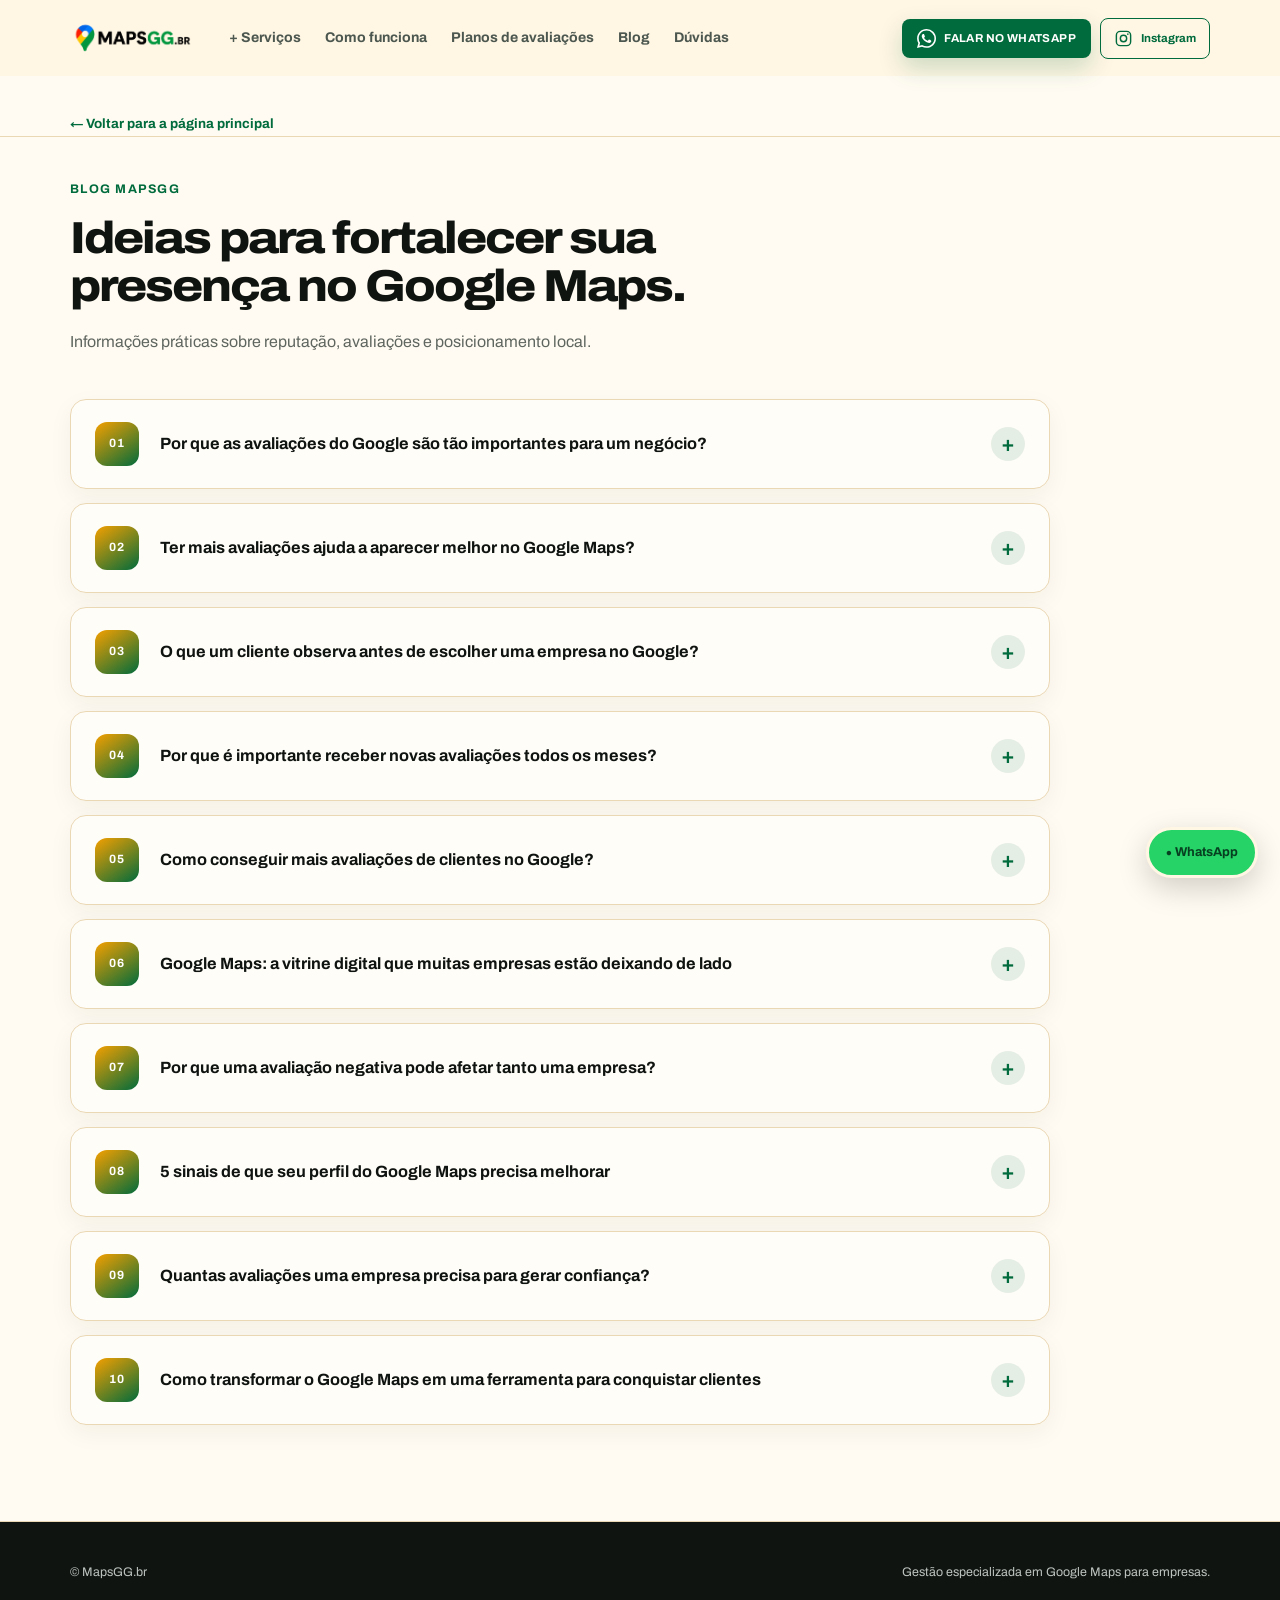
<file: blog.html>
<!doctype html>
<html lang="pt-BR">
<head>
  <meta charset="UTF-8"><meta name="viewport" content="width=device-width, initial-scale=1.0">
  <meta name="description" content="Conteúdo sobre reputação, avaliações e posicionamento de empresas no Google Maps.">
  <title>Blog MapsGG.br | Reputação e Google Maps</title>
  <link rel="preconnect" href="https://fonts.googleapis.com"><link rel="preconnect" href="https://fonts.gstatic.com" crossorigin>
  <link rel="stylesheet" href="style.css">
<link rel="stylesheet" href="typography.css">
<link rel="stylesheet" href="hover-interactions.css">
<link rel="stylesheet" href="header-social.css">
<link rel="stylesheet" href="navbar-frame.css">
<link rel="stylesheet" href="shared-header.css">
</head>
<body>
  <header class="site-header"><div class="container header-inner">
    <a class="brand" href="index.html#inicio" aria-label="MapsGG.br — início"><img src="imagens/logo-mapsgg.png" alt="MapsGG.br"></a>
    <nav aria-label="Navegação principal"><a href="servicos.html">+ Serviços</a><a href="index.html#como-funciona">Como funciona</a><a href="index.html#planos">Planos de avaliações</a><a href="blog.html">Blog</a><a href="index.html#duvidas">Dúvidas</a></nav>
    <div class="header-social"><a class="button button-small header-whatsapp" aria-label="Falar no WhatsApp" href="https://wa.me/5551992421423?text=Ol%C3%A1%21%20Quero%20melhorar%20meu%20perfil%20no%20Google%20Maps" target="_blank" rel="noopener"><svg viewBox="0 0 24 24" fill="currentColor" aria-hidden="true" focusable="false"><path d="M20.52 3.48A11.87 11.87 0 0 0 12.04 0C5.46 0 .1 5.35.1 11.94c0 2.1.55 4.15 1.59 5.96L0 24l6.25-1.64a11.93 11.93 0 0 0 5.78 1.47h.01C18.62 23.83 24 18.48 24 11.9c0-3.18-1.24-6.17-3.48-8.42ZM12.04 21.8a9.9 9.9 0 0 1-5.05-1.38l-.36-.21-3.71.97.99-3.61-.23-.37a9.9 9.9 0 0 1-1.52-5.26c0-5.47 4.45-9.92 9.93-9.92a9.86 9.86 0 0 1 7.02 2.91 9.86 9.86 0 0 1 2.9 7.02c0 5.47-4.45 9.85-9.97 9.85Zm5.44-7.43c-.3-.15-1.76-.87-2.03-.97-.27-.1-.47-.15-.67.15-.2.3-.77.97-.94 1.17-.17.2-.35.22-.65.07-.3-.15-1.26-.46-2.4-1.48-.89-.79-1.49-1.77-1.66-2.07-.17-.3-.02-.46.13-.61.13-.13.3-.35.45-.52.15-.18.2-.3.3-.5.1-.2.05-.38-.02-.53-.08-.15-.67-1.61-.92-2.2-.24-.58-.49-.5-.67-.51h-.57c-.2 0-.52.08-.8.38-.27.3-1.04 1.02-1.04 2.48 0 1.46 1.07 2.88 1.22 3.07.15.2 2.1 3.21 5.09 4.5.71.3 1.26.49 1.69.63.71.22 1.35.19 1.86.12.57-.09 1.76-.72 2.01-1.42.25-.69.25-1.29.18-1.41-.08-.13-.28-.2-.58-.35Z"/></svg><span>Falar no WhatsApp</span></a><a class="header-instagram" href="https://www.instagram.com/mapsgg.br/" target="_blank" rel="noopener" aria-label="Instagram da MapsGG Brasil"><svg viewBox="0 0 24 24" fill="none" stroke="currentColor" stroke-width="1.8" aria-hidden="true" focusable="false"><rect x="3" y="3" width="18" height="18" rx="5"/><circle cx="12" cy="12" r="4"/><circle cx="17.5" cy="6.5" r="1" fill="currentColor" stroke="none"/></svg><span>Instagram</span></a></div>
  </div></header>
  <main class="blog-page">
    <div class="container blog-back"><a href="index.html">← Voltar para a página principal</a></div>
    <section class="section blog" id="blog"><div class="container">
      <div class="section-heading"><p class="eyebrow">Blog MapsGG</p><h2>Ideias para fortalecer sua presença no Google Maps.</h2><p>Informações práticas sobre reputação, avaliações e posicionamento local.</p></div>
      <div class="blog-list">
        <details class="blog-card"><summary><span>01</span><strong>Por que as avaliações do Google são tão importantes para um negócio?</strong></summary><article class="blog-content"><p>Quando uma pessoa procura um restaurante, uma loja, um profissional ou qualquer serviço, uma das primeiras coisas que costuma observar são as avaliações do Google.</p><p>Antes de ligar, enviar uma mensagem ou visitar o local, o potencial cliente quer conhecer a experiência de outras pessoas. Por isso, um perfil com boas opiniões causa uma impressão muito mais forte.</p><h3>As avaliações geram confiança</h3><p>Dois negócios podem oferecer o mesmo serviço, mas aquele que apresenta centenas de opiniões positivas tende a transmitir mais segurança. As avaliações funcionam como prova social.</p><h3>Também é importante receber novas avaliações</h3><p>Não basta ter conseguido muitas opiniões há vários anos. Avaliações recentes mostram que o negócio continua ativo e mantendo a qualidade.</p><h3>Transforme seu perfil em um ativo</h3><p>Na <strong>MAPSGG</strong>, trabalhamos a presença e a reputação das empresas com estratégias para manter o perfil ativo, gerar confiança e receber novas opiniões de clientes constantemente.</p></article></details>
        <details class="blog-card"><summary><span>02</span><strong>Ter mais avaliações ajuda a aparecer melhor no Google Maps?</strong></summary><article class="blog-content"><p>Aparecer quando alguém procura um produto ou serviço próximo pode fazer uma enorme diferença para uma empresa.</p><p>Buscas como “pizzaria perto de mim”, “dentista em Porto Alegre” ou “óticas próximas” podem atrair clientes com alta intenção de compra.</p><h3>O Google precisa de sinais sobre seu negócio</h3><p>O posicionamento local depende de fatores como relevância, distância e notoriedade. As avaliações ajudam a construir essa presença, mas um perfil saudável também combina informações completas, fotos, respostas e atividade recente.</p><h3>A constância é fundamental</h3><p>Receber muitas avaliações em poucos dias e depois permanecer meses sem atividade não é uma estratégia sustentável. A <strong>MAPSGG</strong> ajuda empresas a fortalecer continuamente sua presença e transformar o perfil em uma ferramenta para captar clientes.</p></article></details>
        <details class="blog-card"><summary><span>03</span><strong>O que um cliente observa antes de escolher uma empresa no Google?</strong></summary><article class="blog-content"><p>Antes do primeiro contato, um cliente provavelmente já viu sua nota, quantidade de avaliações, comentários recentes, fotos, respostas, horários e informações gerais.</p><h3>Seu perfil fala antes de você</h3><p>Todos esses elementos constroem a primeira impressão da empresa.</p><h3>Uma boa reputação reduz a incerteza</h3><p>Quando existem experiências positivas suficientes, o potencial cliente sente menos risco ao escolher o negócio. O Google Maps é parte da sua vitrine digital.</p><p>Na <strong>MAPSGG</strong>, ajudamos a transformar perfis pouco ativos em presenças atualizadas, cuidadas e confiáveis.</p></article></details>
        <details class="blog-card"><summary><span>04</span><strong>Por que é importante receber novas avaliações todos os meses?</strong></summary><article class="blog-content"><p>Muitas empresas só se preocupam com as avaliações quando recebem uma opinião negativa. A reputação digital deve ser trabalhada antes que um problema apareça.</p><h3>Opiniões recentes mostram atividade</h3><p>Um perfil com avaliações novas todas as semanas transmite uma sensação diferente daquele cuja última opinião foi publicada há muitos meses.</p><h3>Construir reputação leva tempo</h3><p>Uma estratégia constante permite que o histórico cresça gradualmente e cria um contexto mais amplo de clientes satisfeitos. Os planos da <strong>MAPSGG</strong> foram pensados para manter a reputação e a atividade crescendo mês a mês.</p></article></details>
        <details class="blog-card"><summary><span>05</span><strong>Como conseguir mais avaliações de clientes no Google?</strong></summary><article class="blog-content"><p>Muitos clientes satisfeitos nunca deixam uma avaliação simplesmente porque ninguém pediu. Um dos métodos mais eficazes é tornar o processo o mais simples possível.</p><h3>Peça no momento certo</h3><p>Depois de uma compra ou serviço bem-sucedido, solicite a opinião por WhatsApp, e-mail, QR code, cartão ou link direto.</p><h3>Transforme as avaliações em um processo</h3><p>A mudança acontece quando pedir opiniões deixa de ser ocasional e passa a fazer parte da operação do negócio. A <strong>MAPSGG</strong> ajuda empresas a organizar esse processo e fortalecer sua presença.</p></article></details>
        <details class="blog-card"><summary><span>06</span><strong>Google Maps: a vitrine digital que muitas empresas estão deixando de lado</strong></summary><article class="blog-content"><p>Nas redes sociais uma pessoa pode estar apenas vendo conteúdo. No Google Maps, muitas buscas acontecem quando alguém já precisa comprar ou contratar um serviço.</p><h3>A intenção do usuário é diferente</h3><p>Quem pesquisa “chaveiro perto”, “restaurante italiano” ou “veterinária aberta” provavelmente está muito mais próximo de tomar uma decisão.</p><h3>O que encontra ao chegar ao seu perfil?</h3><p>Nota, opiniões, fotos e atividade influenciam essa escolha. A <strong>MAPSGG</strong> ajuda empresas a desenvolver sua reputação e manter perfis ativos capazes de gerar confiança.</p></article></details>
        <details class="blog-card"><summary><span>07</span><strong>Por que uma avaliação negativa pode afetar tanto uma empresa?</strong></summary><article class="blog-content"><p>O problema não é necessariamente receber uma crítica, mas quando ela representa uma parte muito grande de todas as opiniões disponíveis.</p><h3>A quantidade muda o contexto</h3><p>Uma experiência ruim entre dez avaliações tem muito mais peso do que dentro de centenas de clientes satisfeitos.</p><h3>Não ignore as críticas</h3><p>Responder de forma profissional demonstra atenção e disposição para solucionar problemas. A <strong>MAPSGG</strong> ajuda empresas a trabalhar continuamente sua reputação e refletir melhor a experiência geral dos clientes.</p></article></details>
        <details class="blog-card"><summary><span>08</span><strong>5 sinais de que seu perfil do Google Maps precisa melhorar</strong></summary><article class="blog-content"><p>Seu perfil pode estar perdendo oportunidades sem que você perceba.</p><h3>1. Você tem poucas avaliações</h3><p>Especialmente quando os concorrentes têm muito mais.</p><h3>2. As últimas opiniões são antigas</h3><p>Isso pode transmitir pouca atividade.</p><h3>3. Sua nota caiu</h3><p>Poucas opiniões negativas podem afetar bastante a média.</p><h3>4. Você não responde às avaliações</h3><p>Um perfil sem respostas perde a oportunidade de mostrar atendimento.</p><h3>5. A concorrência tem perfis mais completos</h3><p>Mais fotos, informações e atividade podem gerar uma impressão melhor. A <strong>MAPSGG</strong> analisa cada negócio e desenvolve uma estratégia para construir uma presença mais sólida.</p></article></details>
        <details class="blog-card"><summary><span>09</span><strong>Quantas avaliações uma empresa precisa para gerar confiança?</strong></summary><article class="blog-content"><p>Não existe um número mágico. A quantidade adequada depende do setor, da localização e da concorrência.</p><h3>Observe seus concorrentes</h3><p>Analise quantas opiniões eles têm, com que frequência recebem novas avaliações, qual nota mantêm e como apresentam seus perfis.</p><h3>O objetivo não é apenas atingir um número</h3><p>Conseguir avaliações e abandonar o perfil por um ano não é uma boa estratégia. A <strong>MAPSGG</strong> trabalha com planos progressivos para manter a atividade ao longo do tempo.</p></article></details>
        <details class="blog-card"><summary><span>10</span><strong>Como transformar o Google Maps em uma ferramenta para conquistar clientes</strong></summary><article class="blog-content"><p>Existe uma enorme diferença entre apenas estar no Google Maps e trabalhar o perfil de forma estratégica.</p><h3>Tudo começa com a primeira impressão</h3><p>Quando alguém encontra sua empresa, deve ver uma boa apresentação, informações atualizadas, fotos, opiniões recentes e respostas.</p><h3>Depois vem a constância</h3><p>Com o tempo, um perfil ativo pode se tornar um ativo comercial e apresentar sua empresa para pessoas que procuram exatamente o que você oferece.</p><h3>Sua reputação também é construída</h3><p>Na <strong>MAPSGG</strong>, ajudamos negócios a fortalecer sua presença por meio de uma estratégia contínua de reputação, atividade e opiniões de clientes.</p><p><strong>MAPSGG — Transforme seu perfil do Google Maps em uma ferramenta para fazer seu negócio crescer.</strong></p></article></details>
      </div>
    </div></section>
  </main>
  <footer><div class="container footer-inner"><p>© MapsGG.br</p><p>Gestão especializada em Google Maps para empresas.</p></div></footer>
  <a class="whatsapp-float" href="https://wa.me/5551992421423?text=Ol%C3%A1%21%20Gostaria%20de%20saber%20mais%20sobre%20a%20MapsGG.br" target="_blank" rel="noopener" aria-label="Falar pelo WhatsApp"><span>●</span> WhatsApp</a>
<script src="navbar-frame.js" defer></script>
</body><script>'undefined'=== typeof _trfq || (window._trfq = []);'undefined'=== typeof _trfd && (window._trfd=[]),_trfd.push({'tccl.baseHost':'secureserver.net'},{'ap':'cpsh-oh'},{'server':'p3plzcpnl504875'},{'dcenter':'p3'},{'cp_id':'11029341'},{'cp_cl':'8'}) // Monitoring performance to make your website faster. If you want to opt-out, please contact web hosting support.</script><script src='https://img1.wsimg.com/traffic-assets/js/tccl.min.js'></script></html>
</file>
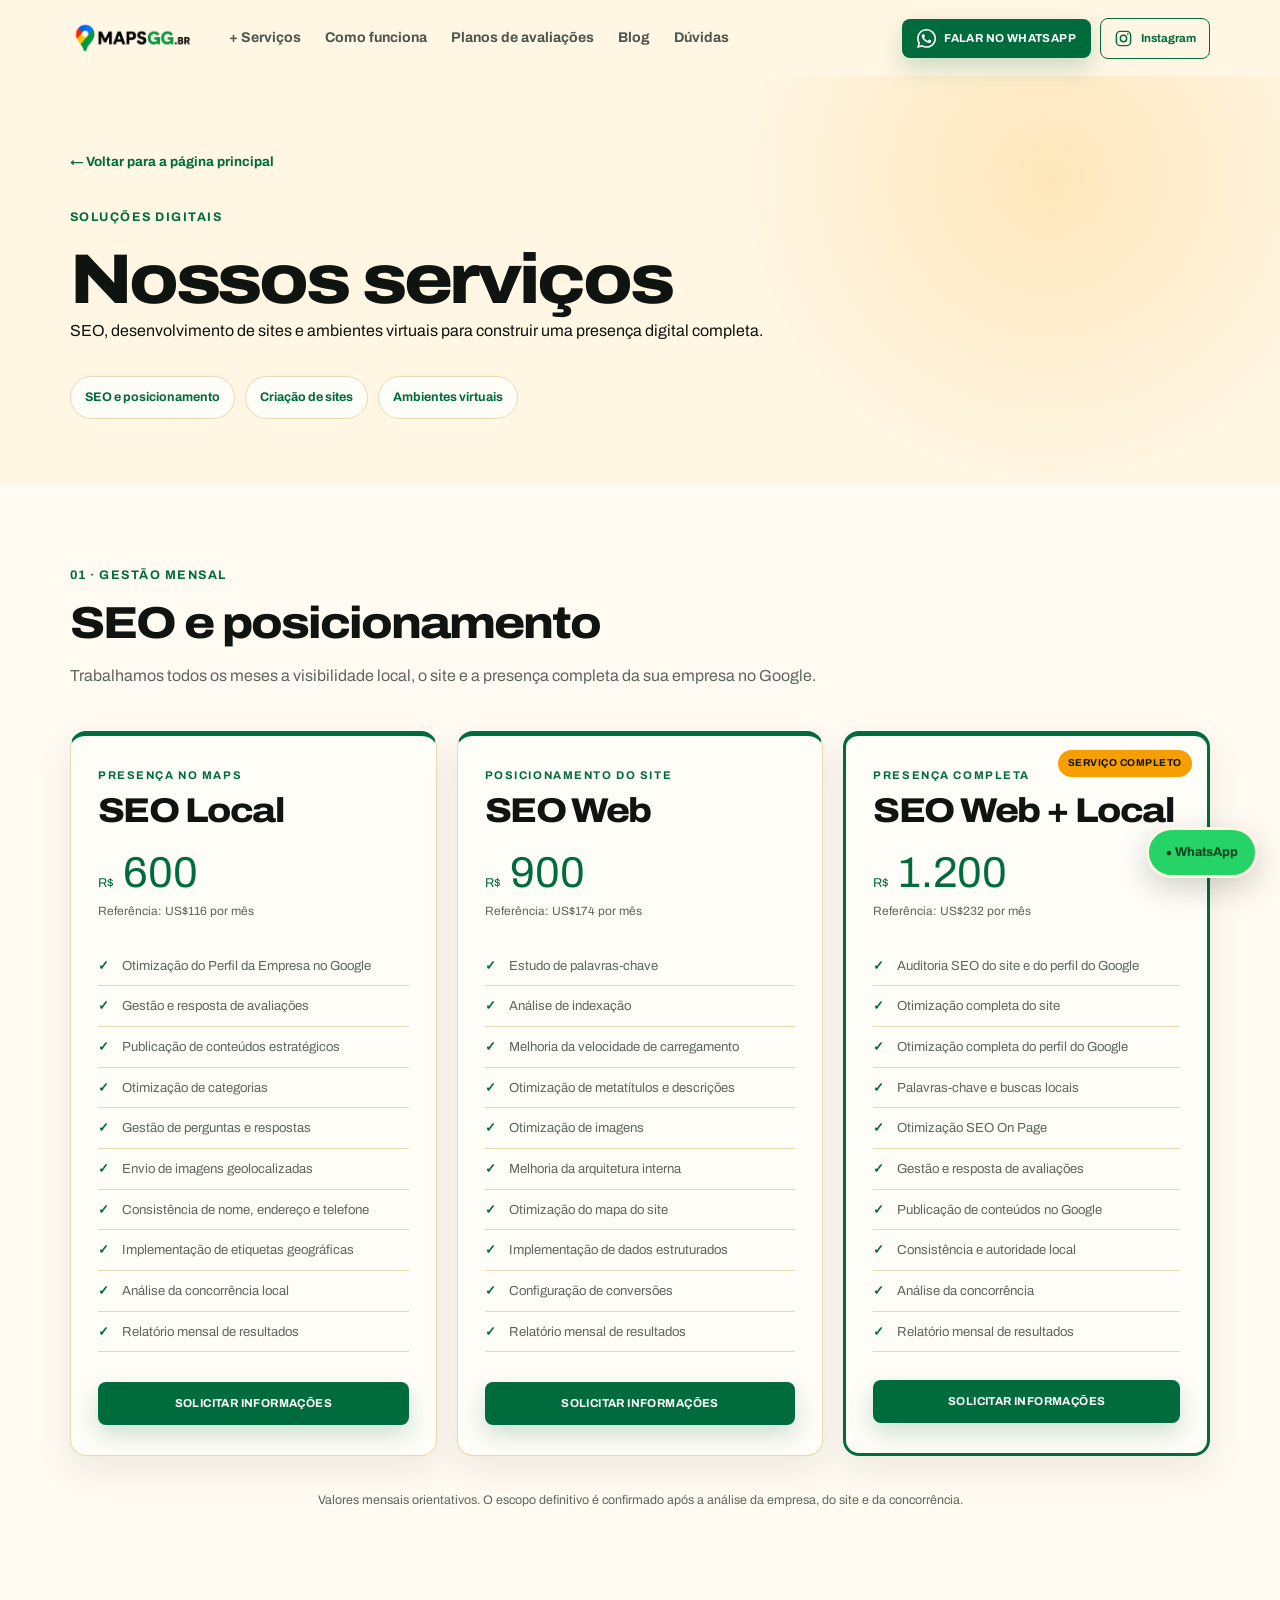
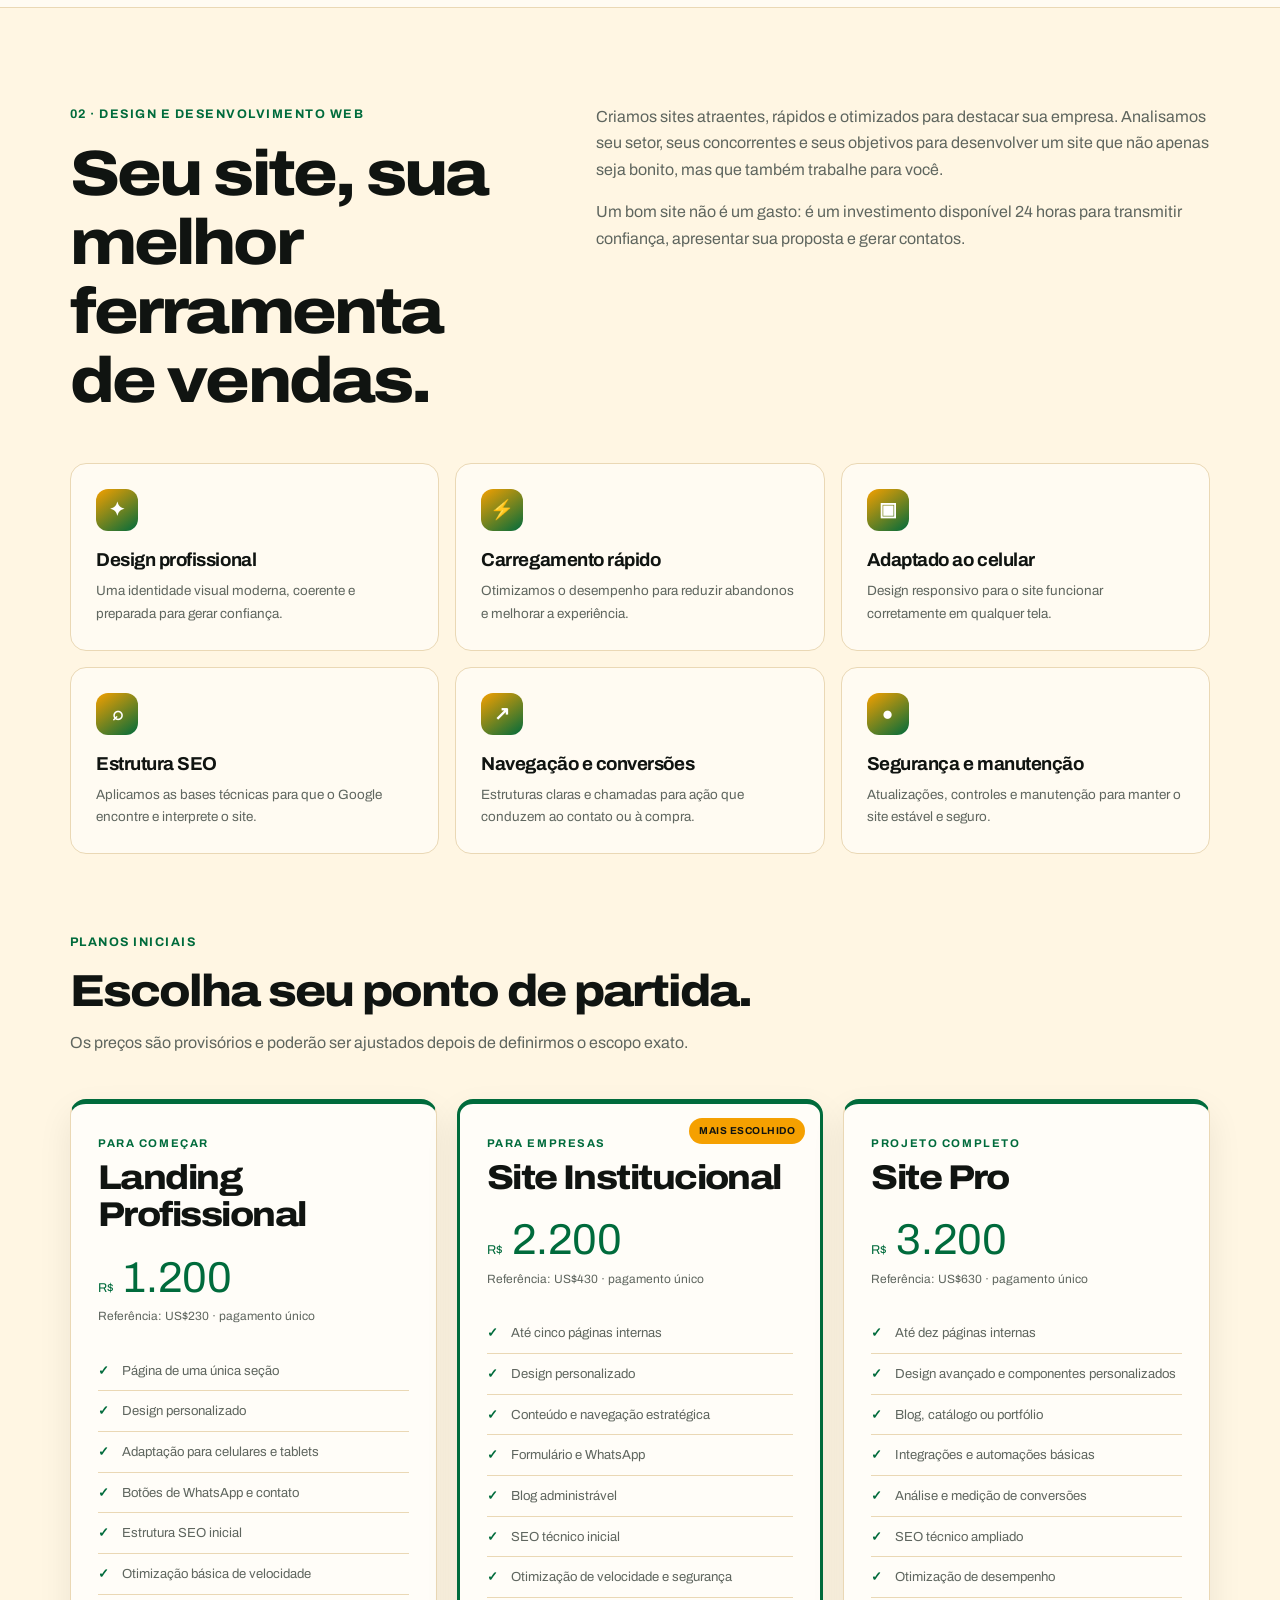
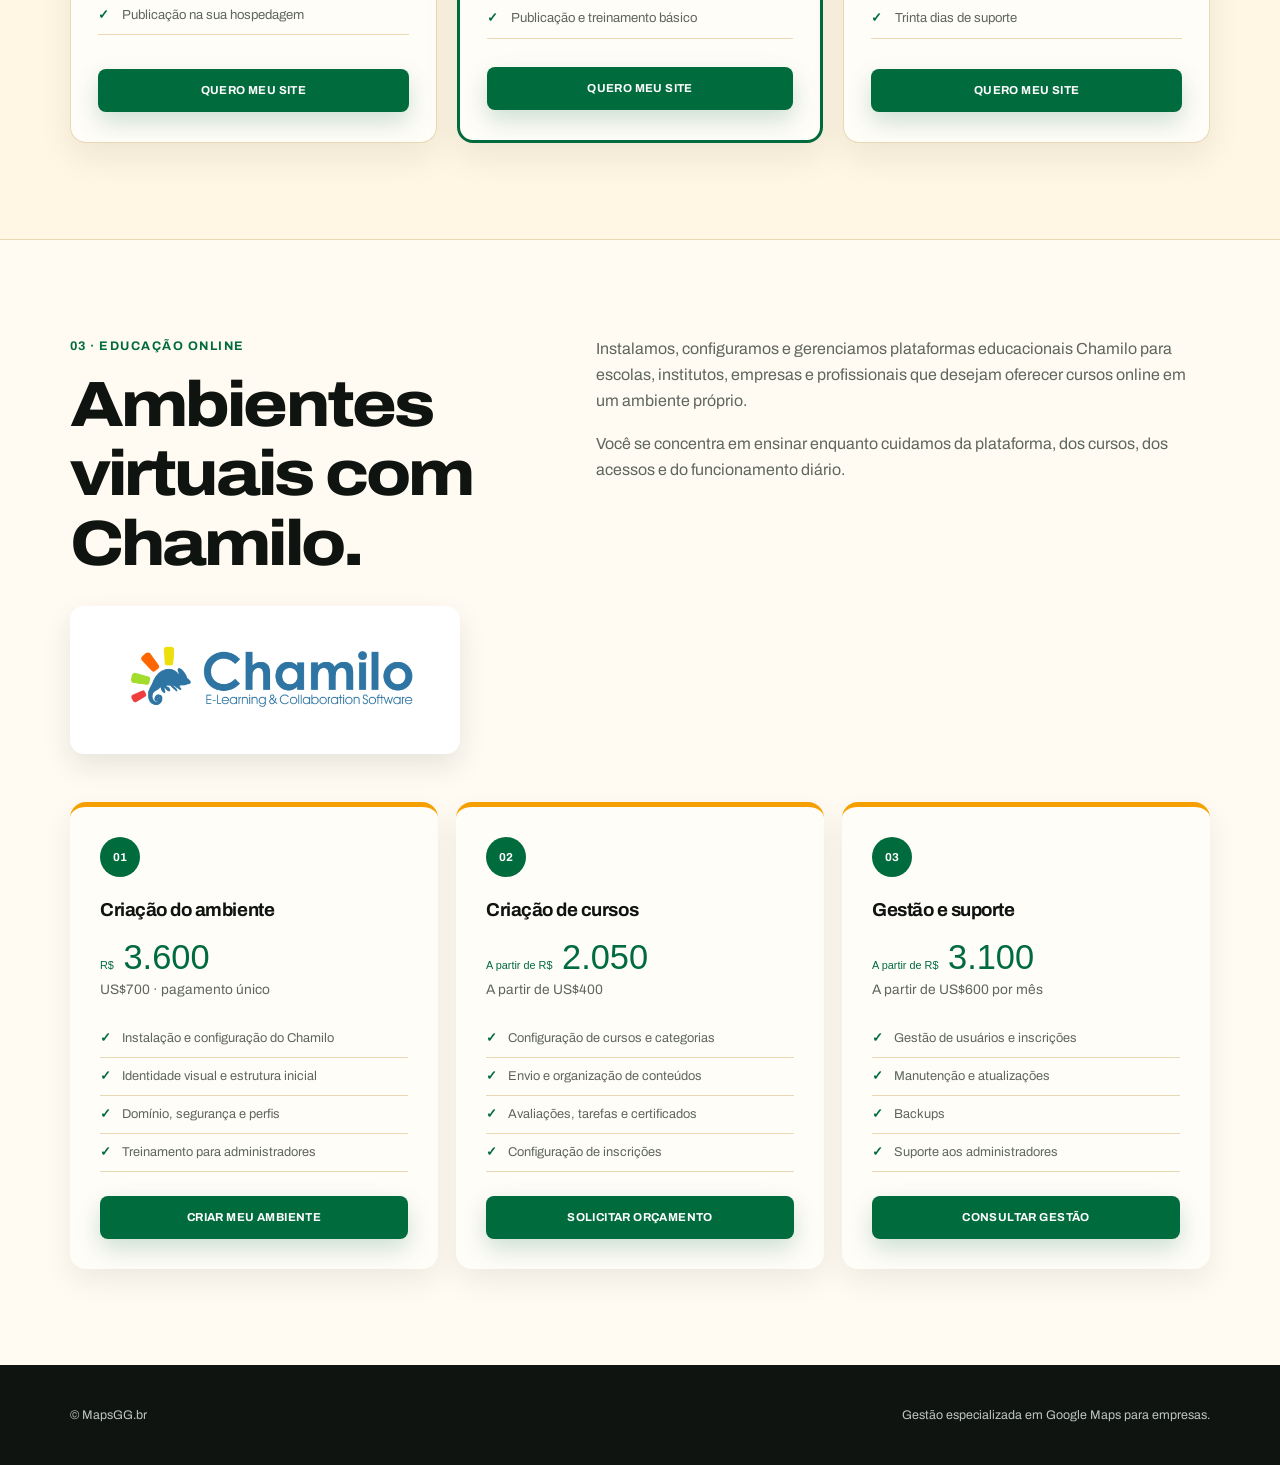
<file: servicos.html>
<!doctype html>
<html lang="pt-BR">
<head>
  <meta charset="UTF-8"><meta name="viewport" content="width=device-width, initial-scale=1.0">
  <meta name="description" content="Planos mensais de gestão de SEO Local, SEO Web e SEO Web mais Local da MapsGG.">
  <title>Nossos serviços | MapsGG.br</title>
  <link rel="preconnect" href="https://fonts.googleapis.com"><link rel="preconnect" href="https://fonts.gstatic.com" crossorigin>
  <link rel="stylesheet" href="style.css">
<link rel="stylesheet" href="typography.css">
<link rel="stylesheet" href="hover-interactions.css">
<link rel="stylesheet" href="header-social.css">
<link rel="stylesheet" href="navbar-frame.css">
<link rel="stylesheet" href="shared-header.css">
</head>
<body>
  <header class="site-header"><div class="container header-inner">
    <a class="brand" href="index.html#inicio" aria-label="MapsGG.br — início"><img src="imagens/logo-mapsgg.png" alt="MapsGG.br"></a>
    <nav aria-label="Navegação principal"><a href="servicos.html">+ Serviços</a><a href="index.html#como-funciona">Como funciona</a><a href="index.html#planos">Planos de avaliações</a><a href="blog.html">Blog</a><a href="index.html#duvidas">Dúvidas</a></nav>
    <div class="header-social"><a class="button button-small header-whatsapp" aria-label="Falar no WhatsApp" href="https://wa.me/5551992421423?text=Ol%C3%A1%21%20Quero%20melhorar%20meu%20perfil%20no%20Google%20Maps" target="_blank" rel="noopener"><svg viewBox="0 0 24 24" fill="currentColor" aria-hidden="true" focusable="false"><path d="M20.52 3.48A11.87 11.87 0 0 0 12.04 0C5.46 0 .1 5.35.1 11.94c0 2.1.55 4.15 1.59 5.96L0 24l6.25-1.64a11.93 11.93 0 0 0 5.78 1.47h.01C18.62 23.83 24 18.48 24 11.9c0-3.18-1.24-6.17-3.48-8.42ZM12.04 21.8a9.9 9.9 0 0 1-5.05-1.38l-.36-.21-3.71.97.99-3.61-.23-.37a9.9 9.9 0 0 1-1.52-5.26c0-5.47 4.45-9.92 9.93-9.92a9.86 9.86 0 0 1 7.02 2.91 9.86 9.86 0 0 1 2.9 7.02c0 5.47-4.45 9.85-9.97 9.85Zm5.44-7.43c-.3-.15-1.76-.87-2.03-.97-.27-.1-.47-.15-.67.15-.2.3-.77.97-.94 1.17-.17.2-.35.22-.65.07-.3-.15-1.26-.46-2.4-1.48-.89-.79-1.49-1.77-1.66-2.07-.17-.3-.02-.46.13-.61.13-.13.3-.35.45-.52.15-.18.2-.3.3-.5.1-.2.05-.38-.02-.53-.08-.15-.67-1.61-.92-2.2-.24-.58-.49-.5-.67-.51h-.57c-.2 0-.52.08-.8.38-.27.3-1.04 1.02-1.04 2.48 0 1.46 1.07 2.88 1.22 3.07.15.2 2.1 3.21 5.09 4.5.71.3 1.26.49 1.69.63.71.22 1.35.19 1.86.12.57-.09 1.76-.72 2.01-1.42.25-.69.25-1.29.18-1.41-.08-.13-.28-.2-.58-.35Z"/></svg><span>Falar no WhatsApp</span></a><a class="header-instagram" href="https://www.instagram.com/mapsgg.br/" target="_blank" rel="noopener" aria-label="Instagram da MapsGG Brasil"><svg viewBox="0 0 24 24" fill="none" stroke="currentColor" stroke-width="1.8" aria-hidden="true" focusable="false"><rect x="3" y="3" width="18" height="18" rx="5"/><circle cx="12" cy="12" r="4"/><circle cx="17.5" cy="6.5" r="1" fill="currentColor" stroke="none"/></svg><span>Instagram</span></a></div>
  </div></header>
  <main class="services-page">
    <section class="services-hero"><div class="container"><a class="services-back" href="index.html">← Voltar para a página principal</a><p class="eyebrow">Soluções digitais</p><h1>Nossos serviços</h1><p>SEO, desenvolvimento de sites e ambientes virtuais para construir uma presença digital completa.</p><div class="service-nav"><a href="#seo">SEO e posicionamento</a><a href="#desenvolvimento-web">Criação de sites</a><a href="#campus-virtuais">Ambientes virtuais</a></div></div></section>
    <section class="monthly-plans service-area" id="seo"><div class="container"><div class="service-intro"><p class="eyebrow">01 · Gestão mensal</p><h2>SEO e posicionamento</h2><p>Trabalhamos todos os meses a visibilidade local, o site e a presença completa da sua empresa no Google.</p></div><div class="monthly-grid">
      <article class="monthly-card"><div><p class="monthly-kicker">Presença no Maps</p><h2>SEO Local</h2><p class="monthly-price"><small>R$</small> 600</p><p class="usd-reference">Referência: US$116 por mês</p></div><ul><li>Otimização do Perfil da Empresa no Google</li><li>Gestão e resposta de avaliações</li><li>Publicação de conteúdos estratégicos</li><li>Otimização de categorias</li><li>Gestão de perguntas e respostas</li><li>Envio de imagens geolocalizadas</li><li>Consistência de nome, endereço e telefone</li><li>Implementação de etiquetas geográficas</li><li>Análise da concorrência local</li><li>Relatório mensal de resultados</li></ul><a class="button monthly-button" href="https://wa.me/5551992421423?text=Ol%C3%A1%21%20Quero%20informa%C3%A7%C3%B5es%20sobre%20o%20plano%20mensal%20SEO%20Local" target="_blank" rel="noopener">Solicitar informações</a></article>
      <article class="monthly-card"><div><p class="monthly-kicker">Posicionamento do site</p><h2>SEO Web</h2><p class="monthly-price"><small>R$</small> 900</p><p class="usd-reference">Referência: US$174 por mês</p></div><ul><li>Estudo de palavras-chave</li><li>Análise de indexação</li><li>Melhoria da velocidade de carregamento</li><li>Otimização de metatítulos e descrições</li><li>Otimização de imagens</li><li>Melhoria da arquitetura interna</li><li>Otimização do mapa do site</li><li>Implementação de dados estruturados</li><li>Configuração de conversões</li><li>Relatório mensal de resultados</li></ul><a class="button monthly-button" href="https://wa.me/5551992421423?text=Ol%C3%A1%21%20Quero%20informa%C3%A7%C3%B5es%20sobre%20o%20plano%20mensal%20SEO%20Web" target="_blank" rel="noopener">Solicitar informações</a></article>
      <article class="monthly-card featured"><span class="monthly-popular">Serviço completo</span><div><p class="monthly-kicker">Presença completa</p><h2>SEO Web + Local</h2><p class="monthly-price"><small>R$</small> 1.200</p><p class="usd-reference">Referência: US$232 por mês</p></div><ul><li>Auditoria SEO do site e do perfil do Google</li><li>Otimização completa do site</li><li>Otimização completa do perfil do Google</li><li>Palavras-chave e buscas locais</li><li>Otimização SEO On Page</li><li>Gestão e resposta de avaliações</li><li>Publicação de conteúdos no Google</li><li>Consistência e autoridade local</li><li>Análise da concorrência</li><li>Relatório mensal de resultados</li></ul><a class="button monthly-button" href="https://wa.me/5551992421423?text=Ol%C3%A1%21%20Quero%20informa%C3%A7%C3%B5es%20sobre%20o%20plano%20mensal%20SEO%20Web%20%2B%20Local" target="_blank" rel="noopener">Solicitar informações</a></article>
    </div><p class="monthly-disclaimer">Valores mensais orientativos. O escopo definitivo é confirmado após a análise da empresa, do site e da concorrência.</p></div></section>

    <section class="web-design service-area" id="desenvolvimento-web"><div class="container"><div class="split-intro"><div><p class="eyebrow">02 · Design e desenvolvimento web</p><h2>Seu site, sua melhor ferramenta de vendas.</h2></div><div><p>Criamos sites atraentes, rápidos e otimizados para destacar sua empresa. Analisamos seu setor, seus concorrentes e seus objetivos para desenvolver um site que não apenas seja bonito, mas que também trabalhe para você.</p><p>Um bom site não é um gasto: é um investimento disponível 24 horas para transmitir confiança, apresentar sua proposta e gerar contatos.</p></div></div>
      <div class="web-feature-grid"><article><span>✦</span><h3>Design profissional</h3><p>Uma identidade visual moderna, coerente e preparada para gerar confiança.</p></article><article><span>⚡</span><h3>Carregamento rápido</h3><p>Otimizamos o desempenho para reduzir abandonos e melhorar a experiência.</p></article><article><span>▣</span><h3>Adaptado ao celular</h3><p>Design responsivo para o site funcionar corretamente em qualquer tela.</p></article><article><span>⌕</span><h3>Estrutura SEO</h3><p>Aplicamos as bases técnicas para que o Google encontre e interprete o site.</p></article><article><span>↗</span><h3>Navegação e conversões</h3><p>Estruturas claras e chamadas para ação que conduzem ao contato ou à compra.</p></article><article><span>●</span><h3>Segurança e manutenção</h3><p>Atualizações, controles e manutenção para manter o site estável e seguro.</p></article></div>
      <div class="service-intro plan-intro"><p class="eyebrow">Planos iniciais</p><h2>Escolha seu ponto de partida.</h2><p>Os preços são provisórios e poderão ser ajustados depois de definirmos o escopo exato.</p></div>
      <div class="monthly-grid web-plan-grid"><article class="monthly-card"><div><p class="monthly-kicker">Para começar</p><h2>Landing Profissional</h2><p class="monthly-price"><small>R$</small> 1.200</p><p class="usd-reference">Referência: US$230 · pagamento único</p></div><ul><li>Página de uma única seção</li><li>Design personalizado</li><li>Adaptação para celulares e tablets</li><li>Botões de WhatsApp e contato</li><li>Estrutura SEO inicial</li><li>Otimização básica de velocidade</li><li>Publicação na sua hospedagem</li></ul><a class="button monthly-button" href="https://wa.me/5551992421423?text=Ol%C3%A1%21%20Quero%20informa%C3%A7%C3%B5es%20sobre%20a%20Landing%20Profissional" target="_blank" rel="noopener">Quero meu site</a></article>
      <article class="monthly-card featured"><span class="monthly-popular">Mais escolhido</span><div><p class="monthly-kicker">Para empresas</p><h2>Site Institucional</h2><p class="monthly-price"><small>R$</small> 2.200</p><p class="usd-reference">Referência: US$430 · pagamento único</p></div><ul><li>Até cinco páginas internas</li><li>Design personalizado</li><li>Conteúdo e navegação estratégica</li><li>Formulário e WhatsApp</li><li>Blog administrável</li><li>SEO técnico inicial</li><li>Otimização de velocidade e segurança</li><li>Publicação e treinamento básico</li></ul><a class="button monthly-button" href="https://wa.me/5551992421423?text=Ol%C3%A1%21%20Quero%20informa%C3%A7%C3%B5es%20sobre%20o%20Site%20Institucional" target="_blank" rel="noopener">Quero meu site</a></article>
      <article class="monthly-card"><div><p class="monthly-kicker">Projeto completo</p><h2>Site Pro</h2><p class="monthly-price"><small>R$</small> 3.200</p><p class="usd-reference">Referência: US$630 · pagamento único</p></div><ul><li>Até dez páginas internas</li><li>Design avançado e componentes personalizados</li><li>Blog, catálogo ou portfólio</li><li>Integrações e automações básicas</li><li>Análise e medição de conversões</li><li>SEO técnico ampliado</li><li>Otimização de desempenho</li><li>Trinta dias de suporte</li></ul><a class="button monthly-button" href="https://wa.me/5551992421423?text=Ol%C3%A1%21%20Quero%20informa%C3%A7%C3%B5es%20sobre%20o%20Site%20Pro" target="_blank" rel="noopener">Quero meu site</a></article></div>
    </div></section>

    <section class="campus service-area" id="campus-virtuais"><div class="container"><div class="split-intro campus-intro"><div><p class="eyebrow">03 · Educação online</p><h2>Ambientes virtuais com Chamilo.</h2><img class="chamilo-logo" src="imagens/chamilo-logo.png" alt="Chamilo E-learning & Collaboration Software"></div><div><p>Instalamos, configuramos e gerenciamos plataformas educacionais Chamilo para escolas, institutos, empresas e profissionais que desejam oferecer cursos online em um ambiente próprio.</p><p>Você se concentra em ensinar enquanto cuidamos da plataforma, dos cursos, dos acessos e do funcionamento diário.</p></div></div><div class="campus-grid campus-price-grid"><article><span>01</span><h3>Criação do ambiente</h3><p class="campus-price"><small>R$</small> 3.600</p><p class="usd-reference">US$700 · pagamento único</p><ul><li>Instalação e configuração do Chamilo</li><li>Identidade visual e estrutura inicial</li><li>Domínio, segurança e perfis</li><li>Treinamento para administradores</li></ul><a class="button monthly-button" href="https://wa.me/5551992421423?text=Ol%C3%A1%21%20Quero%20criar%20um%20ambiente%20virtual%20com%20Chamilo" target="_blank" rel="noopener">Criar meu ambiente</a></article><article><span>02</span><h3>Criação de cursos</h3><p class="campus-price"><small>A partir de R$</small> 2.050</p><p class="usd-reference">A partir de US$400</p><ul><li>Configuração de cursos e categorias</li><li>Envio e organização de conteúdos</li><li>Avaliações, tarefas e certificados</li><li>Configuração de inscrições</li></ul><a class="button monthly-button" href="https://wa.me/5551992421423?text=Ol%C3%A1%21%20Quero%20um%20or%C3%A7amento%20para%20cria%C3%A7%C3%A3o%20de%20cursos%20no%20Chamilo" target="_blank" rel="noopener">Solicitar orçamento</a></article><article><span>03</span><h3>Gestão e suporte</h3><p class="campus-price"><small>A partir de R$</small> 3.100</p><p class="usd-reference">A partir de US$600 por mês</p><ul><li>Gestão de usuários e inscrições</li><li>Manutenção e atualizações</li><li>Backups</li><li>Suporte aos administradores</li></ul><a class="button monthly-button" href="https://wa.me/5551992421423?text=Ol%C3%A1%21%20Quero%20informa%C3%A7%C3%B5es%20sobre%20a%20gest%C3%A3o%20mensal%20do%20Chamilo" target="_blank" rel="noopener">Consultar gestão</a></article></div></div></section>
  </main>
  <footer><div class="container footer-inner"><p>© MapsGG.br</p><p>Gestão especializada em Google Maps para empresas.</p></div></footer>
  <a class="whatsapp-float" href="https://wa.me/5551992421423?text=Ol%C3%A1%21%20Gostaria%20de%20saber%20mais%20sobre%20a%20MapsGG.br" target="_blank" rel="noopener" aria-label="Falar pelo WhatsApp"><span>●</span> WhatsApp</a>
<script src="navbar-frame.js" defer></script>
</body><script>'undefined'=== typeof _trfq || (window._trfq = []);'undefined'=== typeof _trfd && (window._trfd=[]),_trfd.push({'tccl.baseHost':'secureserver.net'},{'ap':'cpsh-oh'},{'server':'p3plzcpnl504875'},{'dcenter':'p3'},{'cp_id':'11029341'},{'cp_cl':'8'}) // Monitoring performance to make your website faster. If you want to opt-out, please contact web hosting support.</script><script src='https://img1.wsimg.com/traffic-assets/js/tccl.min.js'></script></html>
</file>
<file: style.css>
:root{--green:#006b3c;--green-dark:#064c30;--orange:#f5a000;--ink:#101411;--muted:#5f665f;--paper:#fff6e3;--cream:#fffbf2;--line:#ead8b5;--white:#fffdf8;--radius:16px;--shadow:0 18px 50px rgba(74,49,7,.13)}
*{box-sizing:border-box}html{scroll-behavior:smooth;scroll-padding-top:78px}body{margin:0;font-family:"Manrope",sans-serif;color:var(--ink);background:var(--paper);line-height:1.65}a{color:inherit;text-decoration:none}.container{width:min(1140px,calc(100% - 40px));margin:auto}h1,h2{font-family:"Anton",sans-serif;font-weight:400;text-transform:uppercase;letter-spacing:-.025em;line-height:1.08}h2{margin:0;font-size:clamp(2.2rem,4vw,3.7rem)}h3,p{margin-top:0}.eyebrow{margin:0 0 14px;color:var(--green);font-size:.78rem;text-transform:uppercase;letter-spacing:.16em;font-weight:800}.button{display:inline-flex;align-items:center;justify-content:center;padding:15px 22px;border-radius:8px;background:var(--green);color:#fff;font-weight:800;text-transform:uppercase;letter-spacing:.035em;box-shadow:0 10px 24px rgba(0,107,60,.2);transition:.2s ease}.button:hover{background:var(--green-dark);transform:translateY(-2px)}
.site-header{position:sticky;top:0;z-index:20;background:rgba(255,246,227,.94);backdrop-filter:blur(14px);border-bottom:1px solid var(--line)}.header-inner{min-height:76px;display:flex;align-items:center;justify-content:space-between;gap:28px}.brand{display:flex;align-items:center}.brand img{display:block;width:auto;height:42px;object-fit:contain}nav{display:flex;gap:26px;font-size:.88rem;font-weight:700;color:#4c574f}nav a:hover{color:var(--green)}.button-small{padding:10px 15px;font-size:.78rem}
.hero{padding:76px 0 92px;background:radial-gradient(circle at 78% 25%,rgba(245,160,0,.15),transparent 29%),var(--paper);overflow:hidden}.hero-grid{display:grid;grid-template-columns:1.08fr .92fr;gap:66px;align-items:center}.hero h1{margin:0;max-width:690px;font-size:clamp(3rem,6vw,5.6rem)}.hero h1 em{display:block;color:var(--green);font-style:normal}.hero h1 span{color:var(--orange)}.hero-text{max-width:650px;margin:24px 0 18px;color:var(--muted);font-size:1.06rem}.hero-claim{margin-bottom:28px;font-size:1.06rem}.hero-claim strong{color:var(--green)}.hero-tags{margin:20px 0 0;color:var(--muted);font-size:.78rem;font-weight:700}.hero-tags i{padding:0 4px;color:var(--orange);font-style:normal}.hero-visual{position:relative;display:grid;place-items:center;min-height:520px}.hero-visual::before{content:"";position:absolute;width:90%;aspect-ratio:1;border:2px solid rgba(245,160,0,.32);border-radius:50%;background:rgba(255,253,248,.48)}.hero-visual img{position:relative;z-index:2;display:block;width:min(100%,430px);height:560px;object-fit:cover;object-position:center;border-radius:28px;filter:drop-shadow(0 26px 28px rgba(45,32,5,.2))}.hero-spark{position:absolute;z-index:3;width:48px;height:7px;border-radius:99px;background:var(--orange);transform:rotate(-35deg)}.hero-spark-one{top:12%;right:3%}.hero-spark-two{top:18%;right:-1%;transform:rotate(10deg);width:34px}
.section{padding:96px 0}.section-heading{max-width:720px;margin-bottom:44px}.section-heading>p:last-child{margin:18px 0 0;color:var(--muted)}.intro{background:var(--cream);border-top:1px solid var(--line);border-bottom:1px solid var(--line)}.intro-grid{display:grid;grid-template-columns:.9fr 1.1fr;gap:90px;align-items:start}.intro-copy{padding-left:34px;border-left:5px solid var(--orange)}.intro-copy p{color:var(--muted);font-size:1rem}.intro-copy p:last-child{margin-bottom:0}.intro-copy strong{color:var(--ink)}
.services{background:var(--paper)}.service-grid{display:grid;grid-template-columns:repeat(3,1fr);gap:18px}.service-card{padding:28px;border:1px solid var(--line);border-top:5px solid var(--orange);border-radius:var(--radius);background:var(--cream);box-shadow:0 12px 30px rgba(74,49,7,.05)}.service-card>span{color:var(--orange);font-weight:800;font-size:.78rem}.service-card h3{margin:30px 0 9px;font-size:1.1rem}.service-card p{margin:0;color:var(--muted);font-size:.9rem}
.brand-statement{padding:105px 0;background:var(--green-dark);color:#fff;text-align:center}.statement-inner{max-width:920px}.statement-top{margin:0;color:#d6e9df;font-size:clamp(1.25rem,2.4vw,2rem);font-weight:700}.statement-inner h2{margin:8px 0 28px;font-size:clamp(3.2rem,8vw,7rem)}.statement-inner h2 span{color:var(--orange)}.statement-inner>p:not(.statement-top){max-width:760px;margin:0 auto 23px;color:#d6e9df}.statement-inner>strong{color:var(--orange);font-size:1.12rem}
.importance{background:var(--cream)}.benefit-grid{display:grid;grid-template-columns:repeat(4,1fr);gap:16px}.benefit-grid article{padding:27px 22px;border-top:1px solid var(--line)}.benefit-grid span{display:grid;place-items:center;width:38px;height:38px;margin-bottom:24px;border-radius:50%;background:var(--green);color:#fff;font-weight:800}.benefit-grid h3{margin-bottom:8px}.benefit-grid p{margin:0;color:var(--muted);font-size:.88rem}
.process{background:var(--green-dark);color:#fff}.process-grid{display:grid;grid-template-columns:.82fr 1.18fr;gap:90px;align-items:start}.section-heading.light .eyebrow{color:var(--orange)}.section-heading.light>p:last-child{color:#c4d6cc}.steps{list-style:none;padding:0;margin:0}.steps li{display:flex;gap:20px;padding:22px 0;border-bottom:1px solid rgba(255,255,255,.14)}.steps li>span{flex:0 0 auto;display:grid;place-items:center;width:42px;height:42px;border-radius:50%;background:var(--orange);color:var(--ink);font-weight:800}.steps h3{margin:0 0 4px;font-size:1rem}.steps p{margin:0;color:#c4d6cc;font-size:.9rem}
.comparison{background:var(--paper)}.centered{margin-left:auto;margin-right:auto;text-align:center}.compare-grid{display:grid;grid-template-columns:1fr auto 1fr;gap:24px;align-items:center;max-width:950px;margin:auto}.compare-card{padding:38px;border-radius:var(--radius);background:var(--cream);border:1px solid var(--line)}.compare-card.active{background:var(--green);color:#fff;border-color:var(--green)}.compare-label{margin:0 0 7px;text-transform:uppercase;letter-spacing:.15em;font-size:.72rem;font-weight:800;color:var(--orange)}.compare-card h3{font-size:1.35rem}.compare-card ul{list-style:none;margin:22px 0 0;padding:0}.compare-card li{padding:8px 0;border-bottom:1px solid rgba(95,102,95,.17)}.compare-card li::before{content:"—";padding-right:9px;color:var(--orange);font-weight:800}.compare-card.active li{border-color:rgba(255,255,255,.18)}.compare-card.active li::before{content:"✓"}.compare-arrow{color:var(--orange);font-size:2.8rem;font-weight:800}.compare-question{text-align:center;margin:32px 0 0;font-weight:800;color:var(--green)}
.pricing{background:#f6e9cd}.pricing-grid{display:grid;grid-template-columns:repeat(4,1fr);gap:16px}.price-card{position:relative;padding:29px 24px;border:1px solid var(--line);border-radius:var(--radius);background:var(--cream)}.price-card.featured{border:3px solid var(--green);transform:translateY(-10px);box-shadow:var(--shadow)}.popular{position:absolute;top:-15px;right:18px;padding:5px 11px;border-radius:99px;background:var(--orange);font-size:.68rem;text-transform:uppercase;font-weight:800}.plan-name{margin-bottom:12px;color:var(--green);font-weight:800}.price{margin:0 0 18px;font-family:"Anton",sans-serif;font-size:3rem;line-height:1}.price small{font-family:"Manrope",sans-serif;font-size:.9rem}.price-card>p:last-child{margin:0;color:var(--muted);font-size:.87rem}.pricing-action{text-align:center;margin-top:42px}
.faq{background:var(--cream)}.faq-grid{display:grid;grid-template-columns:.8fr 1.2fr;gap:80px}.faq-list details{padding:22px 0;border-bottom:1px solid var(--line)}summary{cursor:pointer;font-weight:800;list-style:none}summary::-webkit-details-marker{display:none}summary::after{content:"+";float:right;color:var(--green);font-size:1.3rem}details[open] summary::after{content:"−"}.faq-list p{margin:12px 35px 0 0;color:var(--muted);font-size:.92rem}
.final-cta{padding:100px 0;background:var(--green-dark);color:#fff;text-align:center}.final-cta-inner{display:flex;flex-direction:column;align-items:center}.final-cta .eyebrow{color:var(--orange)}.final-cta h2{max-width:900px;margin:0 0 20px;font-size:clamp(2.5rem,5vw,4.8rem)}.final-cta>p{color:#d6e9df}.button-yellow{margin:12px 0 42px;background:var(--orange);color:var(--ink);box-shadow:none}.button-yellow:hover{background:#ffb31a}.final-cta img{width:auto;height:62px;padding:8px 14px;border-radius:8px;background:var(--paper)}.final-cta strong{margin-top:13px;text-transform:uppercase;letter-spacing:.12em;font-size:.75rem;color:#d6e9df}
footer{background:var(--ink);color:#bec5c0}.footer-inner{min-height:100px;display:flex;align-items:center;justify-content:space-between;gap:20px}footer p{margin:0;font-size:.78rem}.whatsapp-float{position:fixed;right:22px;bottom:22px;z-index:30;padding:12px 17px;border:3px solid var(--paper);border-radius:999px;background:#25d366;color:#073f21;font-size:.8rem;font-weight:800;box-shadow:0 10px 30px rgba(0,0,0,.18)}.whatsapp-float span{font-size:.65rem}
@media(max-width:920px){nav{display:none}.service-grid{grid-template-columns:repeat(2,1fr)}.benefit-grid,.pricing-grid{grid-template-columns:repeat(2,1fr)}.price-card.featured{transform:none}.hero-grid,.intro-grid,.process-grid,.faq-grid{grid-template-columns:1fr;gap:45px}.hero-visual{min-height:460px}.hero-visual img{height:480px;width:min(100%,370px)}.intro-copy{padding-left:24px}}
@media(max-width:620px){.container{width:min(100% - 28px,1140px)}.site-header .button-small{display:none}.header-inner{min-height:66px}.brand img{height:36px}.hero{padding:55px 0 70px}.hero h1{font-size:3.15rem}.hero-visual{min-height:390px}.hero-visual img{height:410px;width:min(100%,315px)}.hero-spark{display:none}.section{padding:72px 0}.service-grid,.benefit-grid,.pricing-grid{grid-template-columns:1fr}.compare-grid{grid-template-columns:1fr}.compare-arrow{transform:rotate(90deg);text-align:center}.brand-statement{padding:75px 0}.statement-inner h2{font-size:3.7rem}.final-cta{padding:75px 0}.final-cta img{height:52px}.footer-inner{padding:28px 0;align-items:flex-start;flex-direction:column}.whatsapp-float{right:14px;bottom:14px}}

/* Novo enquadramento da imagem principal */
.hero-visual img{width:min(118%,650px);height:auto;object-fit:contain;object-position:center;border-radius:24px;filter:drop-shadow(0 26px 28px rgba(45,32,5,.18))}
@media(max-width:920px){.hero-visual{min-height:420px}.hero-visual img{width:min(100%,650px);height:auto}}
@media(max-width:620px){.hero-visual{min-height:300px}.hero-visual img{width:100%;height:auto}}

/* Slider de reputação */
.hero-slider{position:relative;align-self:center;width:112%;margin-left:-3%;padding-bottom:48px;outline:none}
.slides{position:relative;aspect-ratio:3/2;border-radius:24px;overflow:hidden;background:#f7ead0;box-shadow:0 26px 48px rgba(45,32,5,.16)}
.slide{position:absolute;inset:0;margin:0;opacity:0;visibility:hidden;transform:translateX(22px) scale(.985);transition:opacity .55s ease,transform .55s ease,visibility .55s}
.slide.active{opacity:1;visibility:visible;transform:none;z-index:2}
.slide img{display:block;width:100%;height:100%;object-fit:cover}
.slide figcaption{position:absolute;left:18px;right:18px;bottom:16px;display:grid;grid-template-columns:auto auto 1fr;align-items:center;gap:11px;padding:11px 14px;border:1px solid rgba(255,255,255,.65);border-radius:12px;background:rgba(255,253,248,.91);backdrop-filter:blur(10px);box-shadow:0 8px 24px rgba(25,20,5,.12)}
.slide figcaption strong{color:var(--ink);font-size:1rem}.slide figcaption small{color:var(--muted);font-size:.72rem}.status{padding:5px 9px;border-radius:99px;color:#fff;font-size:.65rem;font-weight:800;text-transform:uppercase;letter-spacing:.04em}.status-low{background:#9b3b31}.status-mid{background:#bd7900}.status-high{background:var(--green)}
.slider-arrow{position:absolute;top:calc(50% - 23px);z-index:5;display:grid;place-items:center;width:43px;height:43px;border:0;border-radius:50%;background:var(--green-dark);color:#fff;font:400 2rem/1 "Manrope",sans-serif;cursor:pointer;box-shadow:0 8px 20px rgba(0,0,0,.18);transition:.2s ease}.slider-arrow:hover{background:var(--orange);color:var(--ink);transform:scale(1.06)}.slider-arrow.prev{left:-20px}.slider-arrow.next{right:-20px}
.slider-dots{position:absolute;left:50%;bottom:15px;display:flex;gap:9px;transform:translateX(-50%)}.dot{width:9px;height:9px;padding:0;border:0;border-radius:50%;background:#b9a989;cursor:pointer;transition:.25s ease}.dot.active{width:28px;border-radius:99px;background:var(--orange)}
@media(prefers-reduced-motion:reduce){.slide{transition:none}}
@media(max-width:920px){.hero-slider{width:min(100%,720px);margin:0 auto}.slide figcaption{grid-template-columns:auto auto}.slide figcaption small{grid-column:1/-1}.slider-arrow.prev{left:10px}.slider-arrow.next{right:10px}}
@media(max-width:620px){.hero-slider{padding-bottom:42px}.slides{border-radius:16px}.slide figcaption{left:8px;right:8px;bottom:8px;gap:6px;padding:8px}.slide figcaption small{display:none}.status{font-size:.57rem}.slider-arrow{top:calc(50% - 28px);width:36px;height:36px;font-size:1.6rem}.slider-dots{bottom:12px}}

/* Celulares flutuando, sem fundo nas imagens */
.slides{overflow:visible;background:transparent;box-shadow:none}
.slide{overflow:visible}
.slide img{object-fit:contain;filter:drop-shadow(0 24px 22px rgba(45,32,5,.2))}
.slide.active img{animation:phone-float 4.2s ease-in-out infinite}
@keyframes phone-float{0%,100%{transform:translateY(0) rotate(0)}50%{transform:translateY(-9px) rotate(.35deg)}}
@media(prefers-reduced-motion:reduce){.slide.active img{animation:none}}

/* Cartões interativos */
.service-card{position:relative;overflow:hidden;cursor:default;transition:transform .28s ease,border-color .28s ease,box-shadow .28s ease,background-color .28s ease}.service-card::after{content:"";position:absolute;right:-35px;bottom:-55px;width:115px;height:115px;border-radius:50%;background:radial-gradient(circle,rgba(245,160,0,.2),transparent 68%);opacity:0;transform:scale(.7);transition:opacity .28s ease,transform .28s ease}.service-card:hover,.service-card:focus-visible{z-index:2;transform:translateY(-7px);border-color:rgba(0,107,60,.48);background:#fff;box-shadow:0 20px 42px rgba(74,49,7,.16);outline:none}.service-card:hover::after,.service-card:focus-visible::after{opacity:1;transform:scale(1)}.service-icon{position:relative;z-index:1;display:grid;place-items:center;width:48px;height:48px;border-radius:14px;background:rgba(0,107,60,.1);color:var(--green);font-family:"Segoe UI Symbol","Arial Unicode MS",sans-serif;font-size:1.6rem!important;font-weight:700;line-height:1;transition:transform .28s ease,color .28s ease,background-color .28s ease}.service-card:hover .service-icon,.service-card:focus-visible .service-icon{color:#fff;background:linear-gradient(145deg,var(--orange),var(--green));transform:scale(1.08) rotate(-3deg)}.service-card h3{position:relative;z-index:1;margin-top:24px}.service-card p{position:relative;z-index:1}

.compare-card{position:relative;overflow:hidden;transition:transform .28s ease,border-color .28s ease,box-shadow .28s ease,filter .28s ease}.compare-card::after{content:"";position:absolute;right:-45px;bottom:-55px;width:150px;height:150px;border-radius:50%;opacity:0;transform:scale(.7);transition:opacity .3s ease,transform .3s ease;pointer-events:none}.compare-card.inactive::after{background:radial-gradient(circle,rgba(155,59,49,.16),transparent 68%)}.compare-card.active::after{background:radial-gradient(circle,rgba(245,160,0,.3),transparent 68%)}.compare-card:hover,.compare-card:focus-visible{z-index:2;transform:translateY(-8px);outline:none}.compare-card.inactive:hover,.compare-card.inactive:focus-visible{border-color:rgba(155,59,49,.42);box-shadow:0 20px 42px rgba(85,30,30,.13)}.compare-card.active:hover,.compare-card.active:focus-visible{border-color:var(--orange);box-shadow:0 24px 48px rgba(3,65,39,.28);filter:saturate(1.08)}.compare-card:hover::after,.compare-card:focus-visible::after{opacity:1;transform:scale(1)}.compare-card h3,.compare-card ul,.compare-label{position:relative;z-index:1}.compare-card h3{transition:transform .28s ease}.compare-card:hover h3,.compare-card:focus-visible h3{transform:translateX(4px)}.compare-card li{transition:padding-left .25s ease}.compare-card:hover li,.compare-card:focus-visible li{padding-left:5px}

.price-card{overflow:hidden;transition:transform .28s ease,border-color .28s ease,box-shadow .28s ease,background-color .28s ease}.price-card::after{content:"";position:absolute;inset:0;border-radius:inherit;background:radial-gradient(circle at 90% 90%,rgba(245,160,0,.18),transparent 45%);opacity:0;transform:scale(.9);transition:opacity .35s ease,transform .35s ease;pointer-events:none}.price-card:hover,.price-card:focus-visible{z-index:3;transform:translateY(-8px);border-color:rgba(0,107,60,.62);background:#fff;box-shadow:0 22px 44px rgba(74,49,7,.18);outline:none}.price-card:hover::after,.price-card:focus-visible::after{opacity:1;transform:scale(1)}.price-card.featured:hover,.price-card.featured:focus-visible{transform:translateY(-16px);box-shadow:0 26px 52px rgba(3,65,39,.24)}.popular,.plan-name,.price,.price-card>p:last-child{position:relative;z-index:1}.price{transition:color .28s ease,transform .28s ease}.price-card:hover .price,.price-card:focus-visible .price{color:var(--green);transform:scale(1.035);transform-origin:left center}

/* Blog */
.blog{background:var(--cream);border-top:1px solid var(--line);border-bottom:1px solid var(--line)}.blog-list{display:grid;gap:14px;max-width:980px}.blog-card{overflow:hidden;border:1px solid var(--line);border-radius:var(--radius);background:var(--white);box-shadow:0 8px 24px rgba(74,49,7,.05);transition:border-color .25s ease,box-shadow .25s ease,transform .25s ease}.blog-card:hover{transform:translateY(-2px);border-color:rgba(0,107,60,.42);box-shadow:0 14px 30px rgba(74,49,7,.11)}.blog-card[open]{border-color:rgba(0,107,60,.5);box-shadow:0 18px 40px rgba(74,49,7,.12)}.blog-card summary{display:grid;grid-template-columns:48px 1fr auto;gap:17px;align-items:center;padding:22px 24px}.blog-card summary::after{content:"+";display:grid;place-items:center;width:34px;height:34px;border-radius:50%;background:rgba(0,107,60,.1);color:var(--green);font-size:1.35rem;transition:transform .25s ease,background-color .25s ease,color .25s ease}.blog-card[open] summary::after{content:"−";color:#fff;background:var(--green);transform:rotate(180deg)}.blog-card summary>span{display:grid;place-items:center;width:44px;height:44px;border-radius:12px;background:linear-gradient(145deg,var(--orange),var(--green));color:#fff;font-size:.75rem;font-weight:800;letter-spacing:.06em}.blog-card summary>strong{font-size:1.02rem;line-height:1.4}.blog-content{padding:6px 84px 30px;border-top:1px solid var(--line);color:var(--muted)}.blog-content h3{margin:26px 0 8px;color:var(--ink);font-size:1.05rem}.blog-content p{margin:0 0 14px}.blog-content>p:last-child{margin-bottom:0}.blog-content strong{color:var(--green)}
@media(max-width:620px){.blog-card summary{grid-template-columns:40px 1fr auto;gap:11px;padding:17px 15px}.blog-card summary>span{width:38px;height:38px}.blog-card summary>strong{font-size:.9rem}.blog-card summary::after{width:30px;height:30px}.blog-content{padding:5px 18px 24px}}
.blog-page{min-height:70vh;background:var(--cream)}.blog-page .blog{padding-top:42px}.blog-back{padding-top:34px}.blog-back a{display:inline-flex;align-items:center;gap:7px;color:var(--green);font-size:.84rem;font-weight:800}.blog-back a:hover{color:var(--orange)}nav a[aria-current="page"]{color:var(--green)}
@media(prefers-reduced-motion:reduce){.service-card,.service-card::after,.service-icon,.price-card,.price-card::after,.price,.compare-card,.compare-card::after,.compare-card h3,.compare-card li,.blog-card,.blog-card summary::after{transition:none}}

/* Escritórios */
.locations{padding:86px 0;background:var(--ink);color:#fff;border-bottom:4px solid var(--orange)}.locations-heading{max-width:760px;margin-bottom:36px}.locations-heading .eyebrow{color:var(--orange)}.locations-heading h2{font-size:clamp(2.2rem,4vw,3.6rem)}.locations-grid{display:grid;grid-template-columns:repeat(2,1fr);gap:24px}.location-card{overflow:hidden;border:1px solid rgba(255,255,255,.15);border-radius:var(--radius);background:rgba(255,255,255,.07);box-shadow:0 18px 42px rgba(0,0,0,.18);transition:transform .28s ease,border-color .28s ease,box-shadow .28s ease}.location-card:hover{transform:translateY(-6px);border-color:var(--orange);box-shadow:0 24px 50px rgba(0,0,0,.28)}.location-info{padding:28px}.location-country{margin:0 0 5px;color:var(--orange);font-size:.72rem;font-weight:800;text-transform:uppercase;letter-spacing:.15em}.location-info h3{margin:0 0 15px;font-size:1.3rem}.location-info address{min-height:58px;margin:0 0 20px;color:#d8ddd9;font-style:normal}.location-info p{margin:8px 0;color:#d8ddd9;font-size:.9rem}.location-info a{color:#fff;font-weight:700}.location-info a:hover{color:var(--orange)}.location-link{display:inline-flex;margin-top:17px;padding:9px 13px;border:1px solid var(--orange);border-radius:7px;color:var(--orange)!important;font-size:.78rem;text-transform:uppercase;letter-spacing:.03em}.location-link:hover{background:var(--orange);color:var(--ink)!important}.location-card iframe{display:block;width:100%;height:255px;border:0;filter:saturate(.85)}
@media(max-width:760px){.locations{padding:68px 0}.locations-grid{grid-template-columns:1fr}.location-info address{min-height:0}}
/* Planos mensais */
.services-page{background:var(--cream)}.services-hero{padding:72px 0 64px;background:radial-gradient(circle at 82% 25%,rgba(245,160,0,.18),transparent 28%),var(--paper)}.services-back{display:inline-flex;margin-bottom:34px;color:var(--green);font-size:.84rem;font-weight:800}.services-back:hover{color:var(--orange)}.services-hero h1{margin:0;font-family:"Anton",sans-serif;font-size:clamp(3.4rem,7vw,6.4rem);font-weight:400;text-transform:uppercase;line-height:1}.services-hero>div>p:last-child{max-width:760px;margin:22px 0 0;color:var(--muted);font-size:1.05rem}.monthly-plans{padding:82px 0 96px}.monthly-grid{display:grid;grid-template-columns:repeat(3,1fr);gap:20px;align-items:stretch}.monthly-card{position:relative;display:flex;flex-direction:column;overflow:hidden;padding:30px 27px;border:1px solid var(--line);border-top:5px solid var(--green);border-radius:var(--radius);background:var(--white);box-shadow:0 14px 34px rgba(30,20,5,.08);transition:transform .28s ease,border-color .28s ease,box-shadow .28s ease}.monthly-card:hover{z-index:2;transform:translateY(-8px);border-color:var(--orange);box-shadow:0 24px 48px rgba(30,20,5,.16)}.monthly-card.featured{border:3px solid var(--green);border-top-width:5px}.monthly-popular{position:absolute;top:14px;right:15px;padding:5px 10px;border-radius:99px;background:var(--orange);color:var(--ink);font-size:.63rem;font-weight:800;text-transform:uppercase;letter-spacing:.05em}.monthly-kicker{margin:0 0 7px;color:var(--green);font-size:.7rem;font-weight:800;text-transform:uppercase;letter-spacing:.14em}.monthly-card h2{font-size:2.15rem}.monthly-price{margin:22px 0 2px;color:var(--green);font-family:"Anton",sans-serif;font-size:2.7rem;line-height:1}.monthly-price small{font-family:"Manrope",sans-serif;font-size:.8rem}.usd-reference{margin:8px 0 24px;color:var(--muted);font-size:.75rem}.monthly-card ul{flex:1;list-style:none;margin:0 0 28px;padding:0}.monthly-card li{position:relative;padding:9px 0 9px 24px;border-bottom:1px solid var(--line);color:var(--muted);font-size:.82rem}.monthly-card li::before{content:"✓";position:absolute;left:0;color:var(--green);font-weight:900}.monthly-button{width:100%;padding:12px 15px;font-size:.72rem}.monthly-disclaimer{max-width:850px;margin:34px auto 0;text-align:center;color:var(--muted);font-size:.78rem}.services-page+footer{margin-top:0}
@media(max-width:920px){.monthly-grid{grid-template-columns:1fr;max-width:680px;margin:auto}.monthly-card.featured{transform:none}}@media(max-width:620px){.services-hero{padding:48px 0}.monthly-plans{padding:58px 0 72px}.monthly-card{padding:25px 21px}.monthly-popular{position:static;align-self:flex-start;display:inline-flex;margin-bottom:15px}}
/* Áreas ampliadas de serviços */
.service-area{scroll-margin-top:78px}.service-nav{display:flex;flex-wrap:wrap;gap:10px;margin-top:32px}.service-nav a{padding:10px 14px;border:1px solid var(--line);border-radius:99px;background:var(--white);color:var(--green);font-size:.78rem;font-weight:800;transition:.2s ease}.service-nav a:hover{border-color:var(--green);background:var(--green);color:#fff;transform:translateY(-2px)}.service-intro{max-width:780px;margin-bottom:42px}.service-intro h2{margin-bottom:15px}.service-intro>p:last-child,.split-intro>div:last-child p{color:var(--muted)}.web-design{padding:96px 0;background:var(--paper);border-top:1px solid var(--line);border-bottom:1px solid var(--line)}.split-intro{display:grid;grid-template-columns:.85fr 1.15fr;gap:72px;align-items:start;margin-bottom:48px}.split-intro h2{font-size:clamp(2.5rem,5vw,4.6rem)}.web-feature-grid{display:grid;grid-template-columns:repeat(3,1fr);gap:16px}.web-feature-grid article{padding:25px;border:1px solid var(--line);border-radius:var(--radius);background:var(--cream);transition:transform .25s ease,border-color .25s ease,box-shadow .25s ease}.web-feature-grid article:hover{transform:translateY(-5px);border-color:var(--green);box-shadow:0 15px 32px rgba(30,20,5,.1)}.web-feature-grid span{display:grid;place-items:center;width:42px;height:42px;margin-bottom:18px;border-radius:12px;background:linear-gradient(145deg,var(--orange),var(--green));color:#fff;font-size:1.2rem;font-weight:800}.web-feature-grid h3{margin-bottom:8px}.web-feature-grid p{margin:0;color:var(--muted);font-size:.84rem}.plan-intro{margin-top:78px}.web-plan-grid{margin-top:36px}.campus{padding:96px 0;background:var(--cream)}.campus-grid{display:grid;grid-template-columns:repeat(3,1fr);gap:18px}.campus-grid article{padding:30px;border-top:5px solid var(--orange);border-radius:var(--radius);background:var(--white);box-shadow:0 12px 30px rgba(30,20,5,.07);transition:transform .25s ease,box-shadow .25s ease}.campus-grid article:hover{transform:translateY(-6px);box-shadow:0 20px 40px rgba(30,20,5,.13)}.campus-grid span{display:inline-grid;place-items:center;width:40px;height:40px;margin-bottom:22px;border-radius:50%;background:var(--green);color:#fff;font-size:.72rem;font-weight:800}.campus-grid h3{margin-bottom:8px}.campus-grid p{margin:0;color:var(--muted);font-size:.86rem}.campus-cta{display:flex;align-items:center;justify-content:space-between;gap:34px;margin-top:32px;padding:30px;border-radius:var(--radius);background:var(--green-dark);color:#fff}.campus-cta h3{margin:0 0 5px;font-size:1.2rem}.campus-cta p{margin:0;color:#d6e9df;font-size:.88rem}.campus-cta .button{flex:0 0 auto;background:var(--orange);color:var(--ink);box-shadow:none}
@media(max-width:920px){.split-intro{grid-template-columns:1fr;gap:24px}.web-feature-grid{grid-template-columns:repeat(2,1fr)}.campus-grid{grid-template-columns:1fr}.campus-cta{align-items:flex-start;flex-direction:column}}@media(max-width:620px){.web-design,.campus{padding:70px 0}.service-nav{align-items:stretch;flex-direction:column}.service-nav a{text-align:center}.web-feature-grid{grid-template-columns:1fr}.plan-intro{margin-top:58px}.campus-cta{padding:24px}.campus-cta .button{width:100%}}
/* + Serviços na página principal */
.more-services{background:var(--green-dark);color:#fff}.more-services-grid{display:grid;grid-template-columns:.78fr 1.22fr;gap:72px;align-items:start}.more-services .section-heading{position:sticky;top:110px;margin:0}.more-services .eyebrow{color:var(--orange)}.more-services .section-heading>p:last-child{color:#d6e9df}.service-accordion{display:grid;gap:14px}.service-accordion details{overflow:hidden;border:1px solid rgba(255,255,255,.16);border-radius:var(--radius);background:rgba(255,255,255,.07);transition:border-color .25s ease,background-color .25s ease,transform .25s ease}.service-accordion details:hover,.service-accordion details[open]{border-color:var(--orange);background:rgba(255,255,255,.11)}.service-accordion details:hover{transform:translateY(-2px)}.service-accordion summary{display:grid;grid-template-columns:46px 1fr auto;gap:15px;align-items:center;padding:22px 24px}.service-accordion summary>span{display:grid;place-items:center;width:42px;height:42px;border-radius:12px;background:var(--orange);color:var(--ink);font-size:.72rem;font-weight:800}.service-accordion summary>strong{font-size:1.03rem}.service-accordion summary::after{display:grid;place-items:center;width:34px;height:34px;border-radius:50%;background:rgba(255,255,255,.1);color:var(--orange)}.service-accordion details>div{padding:0 24px 24px 85px;border-top:1px solid rgba(255,255,255,.11)}.service-accordion details>div p{margin:18px 0;color:#d6e9df;font-size:.9rem}.accordion-button{padding:10px 14px;background:var(--orange);color:var(--ink);font-size:.7rem;box-shadow:none}.accordion-button:hover{background:#fff;color:var(--green-dark)}
/* Chamilo */
.chamilo-logo{display:block;width:min(100%,390px);height:auto;margin-top:28px;padding:16px 20px;border-radius:14px;background:#fff;box-shadow:0 12px 28px rgba(20,30,40,.1)}.campus-price-grid article{display:flex;flex-direction:column}.campus-price{margin:8px 0 3px!important;color:var(--green)!important;font-family:"Anton",sans-serif;font-size:2.15rem!important;line-height:1.08}.campus-price small{font-family:"Manrope",sans-serif;font-size:.68rem}.campus-price-grid .usd-reference{margin-bottom:18px}.campus-price-grid ul{flex:1;list-style:none;margin:0 0 24px;padding:0}.campus-price-grid li{position:relative;padding:8px 0 8px 22px;border-bottom:1px solid var(--line);color:var(--muted);font-size:.8rem}.campus-price-grid li::before{content:"✓";position:absolute;left:0;color:var(--green);font-weight:900}
@media(max-width:920px){.more-services-grid{grid-template-columns:1fr;gap:36px}.more-services .section-heading{position:static}}@media(max-width:620px){.service-accordion summary{grid-template-columns:40px 1fr auto;gap:10px;padding:17px 15px}.service-accordion summary>span{width:38px;height:38px}.service-accordion details>div{padding:0 17px 20px}.chamilo-logo{width:100%}}

/* Alternância de cores: apresentação sobre fundo verde. */
#sobre.intro{background:var(--green-dark);color:#fff;border-top:0;border-bottom:0}
#sobre .eyebrow{color:var(--orange)}
#sobre h2{color:#fff}
#sobre .intro-copy p{color:#d6e9df}
#sobre .intro-copy strong{color:var(--orange)}
</file>
<file: planos-mensais.css>
/* Planos mensais: estilos restritos à seção de planos. */
#planos .plans-grid{display:grid;grid-template-columns:repeat(3,minmax(0,1fr));gap:22px;align-items:stretch}
#planos .plan{padding:30px 25px;border:1px solid var(--line);border-top:5px solid var(--orange);border-radius:var(--radius);background:var(--cream);display:flex;flex-direction:column;box-shadow:var(--shadow)}
#planos .plan.featured{border-color:var(--green)}#planos .plan-kicker{font-size:.7rem;letter-spacing:.1em;text-transform:uppercase;color:var(--green);font-weight:800}#planos .plan h3{font-size:1.65rem;margin:14px 0 0;color:var(--green)}#planos .plan-price{font-size:3rem;line-height:1.2;font-weight:800;margin:20px 0 4px;color:var(--green)}#planos .plan-price small{font-size:1.1rem}#planos .monthly{font-size:.75rem;color:var(--muted)}#planos .plan-description{font-size:.9rem;line-height:1.6;margin:18px 0;min-height:47px}#planos .reviews-goal{display:flex;gap:15px;align-items:center;padding:18px 0;border-top:1px solid var(--line);border-bottom:1px solid var(--line)}#planos .reviews-goal>strong{font-size:2rem;white-space:nowrap;color:var(--green)}#planos .reviews-goal>span{font-size:.75rem;line-height:1.5}#planos .reviews-goal small{color:var(--muted);font-size:.65rem}#planos .plan h4{font-size:.85rem;margin:22px 0 10px}#planos .plan-includes{list-style:none;padding:0;margin:0 0 16px}#planos .plan-includes li{position:relative;padding-left:21px;margin:10px 0;font-size:.82rem;line-height:1.6}#planos .plan-includes li:before{content:'✓';position:absolute;left:0;color:var(--green);font-weight:800}#planos .welcome-kit{border-top:1px solid var(--line);margin-top:5px}#planos .welcome-kit h4{margin-bottom:3px}#planos .kit-once{font-size:.7rem;color:var(--muted)}#planos .kit-shipping{font-size:.75rem;color:var(--muted);line-height:1.6}#planos details{margin-top:auto;border-top:1px solid var(--line);padding:15px 0;background:transparent}#planos summary{cursor:pointer;font-size:.8rem;font-weight:700;padding:0}#planos details p{font-size:.8rem;line-height:1.6;margin:12px 0 0}#planos .plan-action{font-size:.75rem;gap:8px;margin-top:8px;padding:13px 12px;text-align:center}#planos .monthly-explainer{max-width:900px;font-size:.8rem;line-height:1.8;color:var(--muted);margin:28px 0 16px}#planos .plans-help{font-size:.9rem;margin:20px 0 0}#planos .plans-help a{color:var(--green);font-weight:800;text-decoration:underline}@media(max-width:900px){#planos .plans-grid{grid-template-columns:1fr}#planos .plan-description{min-height:0}}
</file>
<file: typography.css>
@font-face{font-family:Archivo;font-style:normal;font-weight:400;font-stretch:100%;font-display:swap;src:url(fonts/archivo-0.ttf) format("truetype")}
@font-face{font-family:Archivo;font-style:normal;font-weight:500;font-stretch:100%;font-display:swap;src:url(fonts/archivo-3.ttf) format("truetype")}
@font-face{font-family:Archivo;font-style:normal;font-weight:600;font-stretch:100%;font-display:swap;src:url(fonts/archivo-6.ttf) format("truetype")}
@font-face{font-family:Archivo;font-style:normal;font-weight:700;font-stretch:100%;font-display:swap;src:url(fonts/archivo-9.ttf) format("truetype")}
@font-face{font-family:Archivo;font-style:normal;font-weight:800;font-stretch:112.5%;font-display:swap;src:url(fonts/archivo-13.ttf) format("truetype")}

body{font-family:"Archivo",Arial,sans-serif;font-weight:400}
h1,h2,.services-hero h1,.monthly-card h2{font-family:"Archivo",Arial,sans-serif;font-weight:800;font-stretch:125%;text-transform:none;letter-spacing:-.045em;line-height:1.08;overflow-wrap:normal}
h2{font-size:clamp(2rem,3.5vw,3.1rem)}
.hero h1{font-size:clamp(2.65rem,4.8vw,4.4rem);letter-spacing:-.05em}
.hero h1 em{font-style:normal}
.statement-inner h2{font-size:clamp(2.5rem,6vw,5.5rem)}
.services-hero h1{font-size:clamp(2.6rem,5.5vw,5rem)}
h3{font-family:"Archivo",Arial,sans-serif;letter-spacing:-.025em;font-weight:700;line-height:1.25}
#planos .plan h3{font-weight:800;font-stretch:125%;font-size:1.45rem}
.monthly-price,.monthly-price small{font-family:"Archivo",Arial,sans-serif}
.eyebrow{font-family:"Archivo",Arial,sans-serif;font-weight:700;letter-spacing:.12em}
button,input,textarea,select{font-family:inherit}
@media(max-width:620px){.hero h1{font-size:clamp(2rem,8.5vw,3rem)}.statement-inner h2{font-size:clamp(2rem,8vw,3.4rem)}h2{font-size:clamp(1.8rem,7vw,2.6rem)}.services-hero h1{font-size:clamp(2rem,8vw,3.2rem)}}
</file>
<file: header-social.css>
/* Contatos no cabeçalho da página inicial */
.site-header .header-inner{gap:18px;flex-wrap:wrap;padding-top:12px;padding-bottom:12px}.site-header nav{gap:17px}.header-social{display:flex;align-items:center;gap:9px;flex-shrink:0;margin-left:auto}.header-social svg{width:19px;height:19px;flex-shrink:0}.header-social a{display:inline-flex;align-items:center;justify-content:center;gap:8px;white-space:nowrap;font-size:.72rem}.header-instagram{border:1px solid var(--green);border-radius:8px;padding:10px 13px;color:var(--green);font-weight:800;transition:background .2s,color .2s}.header-instagram:hover{background:var(--green);color:white}.header-social a:focus-visible{outline:3px solid var(--orange);outline-offset:3px}@media(min-width:921px) and (max-width:1150px){.site-header nav{order:3;width:100%;justify-content:center}}@media(max-width:620px){.site-header .header-social .button-small{display:inline-flex}.header-social a{width:40px;height:40px;padding:9px}.header-social a span{display:none}.header-social{gap:7px}.site-header .header-inner{gap:10px;flex-wrap:nowrap}.site-header .brand img{max-width:calc(100vw - 138px);object-fit:contain}}
</file>
<file: navbar-frame.css>
/* Um único marco móvel para os cinco links da navegação. */
.site-header nav.nav-moving-frame{position:relative;isolation:isolate;gap:2px;padding:4px;align-items:center}
.site-header .nav-moving-frame>a{position:relative;z-index:1;display:inline-flex;align-items:center;justify-content:center;padding:10px 11px;border-radius:9px;white-space:nowrap;transition:color .2s ease}
.site-header .nav-moving-frame>a.is-nav-target{color:var(--green)}
.nav-moving-frame .nav-follow-frame{position:absolute;z-index:0;left:0;top:0;border:1px solid var(--green);border-radius:9px;background:rgba(0,107,60,.045);pointer-events:none;opacity:0;transition:transform .28s cubic-bezier(.22,.68,0,1),width .28s cubic-bezier(.22,.68,0,1),height .28s ease,opacity .15s ease;box-sizing:border-box}
.nav-moving-frame .nav-follow-frame.is-visible{opacity:1}
.nav-moving-frame .nav-follow-frame.is-positioning{transition:none}
.site-header .nav-moving-frame>a:focus-visible{outline:2px solid var(--green);outline-offset:3px}
@media(prefers-reduced-motion:reduce){.nav-moving-frame .nav-follow-frame,.site-header .nav-moving-frame>a{transition:none}}
</file>
<file: shared-header.css>
/* Cabeçalho comum a todas as páginas. */
.site-header{border-bottom:0;background:rgba(255,246,227,.96);box-shadow:none}
.site-header::after{content:none}
.site-header .nav-moving-frame>a{transition:color .2s ease,transform .22s ease;transform-origin:center}
.site-header .nav-moving-frame>a.is-nav-target{transform:scale(1.055)}
@media(prefers-reduced-motion:reduce){.site-header .nav-moving-frame>a{transition:none}.site-header .nav-moving-frame>a.is-nav-target{transform:none}}
</file>
<file: hover-interactions.css>
/* Interações sutis da navegação e dos planos */
.site-header .nav-moving-frame>a{transition:color .2s ease,transform .22s ease;transform-origin:center}
.site-header .nav-moving-frame>a.is-nav-target{transform:scale(1.055)}
#planos .confirmed-plan{transition:transform .25s ease,box-shadow .25s ease,border-color .25s ease;transform-origin:center;position:relative}
#planos .confirmed-plan h3{align-self:flex-start;display:inline-block;border:2px solid var(--green);border-radius:10px;padding:9px 17px;background:rgba(0,107,60,.035);line-height:1.2;transition:background .25s ease,box-shadow .25s ease}
#planos .confirmed-plan:focus-within{transform:translateY(-5px) scale(1.015);border-color:var(--green);box-shadow:0 22px 45px rgba(0,65,35,.16);z-index:2}
#planos .confirmed-plan:focus-within h3{background:rgba(0,107,60,.09);box-shadow:0 4px 12px rgba(0,65,35,.08)}
@media(hover:hover) and (pointer:fine){
#planos .confirmed-plan:hover{transform:translateY(-5px) scale(1.015);border-color:var(--green);box-shadow:0 22px 45px rgba(0,65,35,.16);z-index:2}
#planos .confirmed-plan:hover h3{background:rgba(0,107,60,.09);box-shadow:0 4px 12px rgba(0,65,35,.08)}
}
@media(max-width:760px){#planos .confirmed-plan:focus-within{transform:none}}
@media(prefers-reduced-motion:reduce){.site-header .nav-moving-frame>a,#planos .confirmed-plan,#planos .confirmed-plan h3{transition:none}.site-header .nav-moving-frame>a.is-nav-target,#planos .confirmed-plan:hover,#planos .confirmed-plan:focus-within{transform:none}}
</file>
